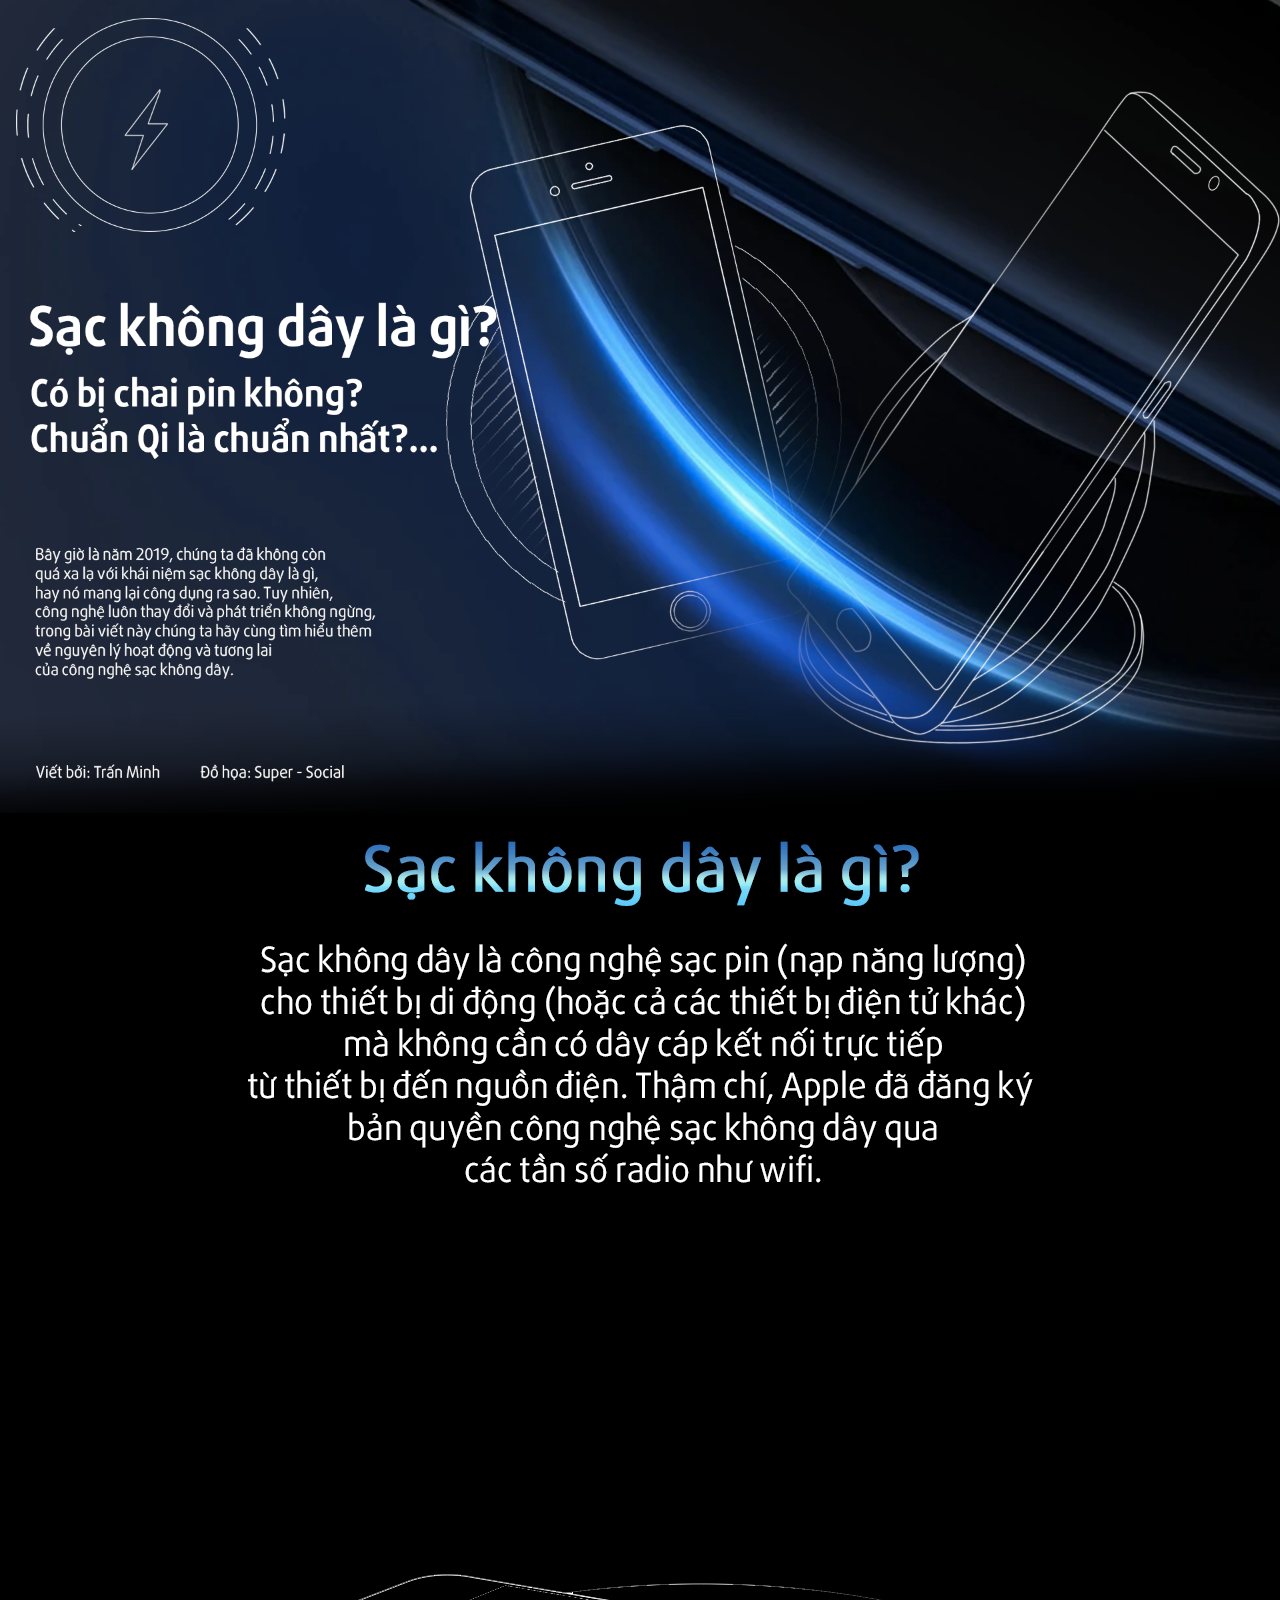
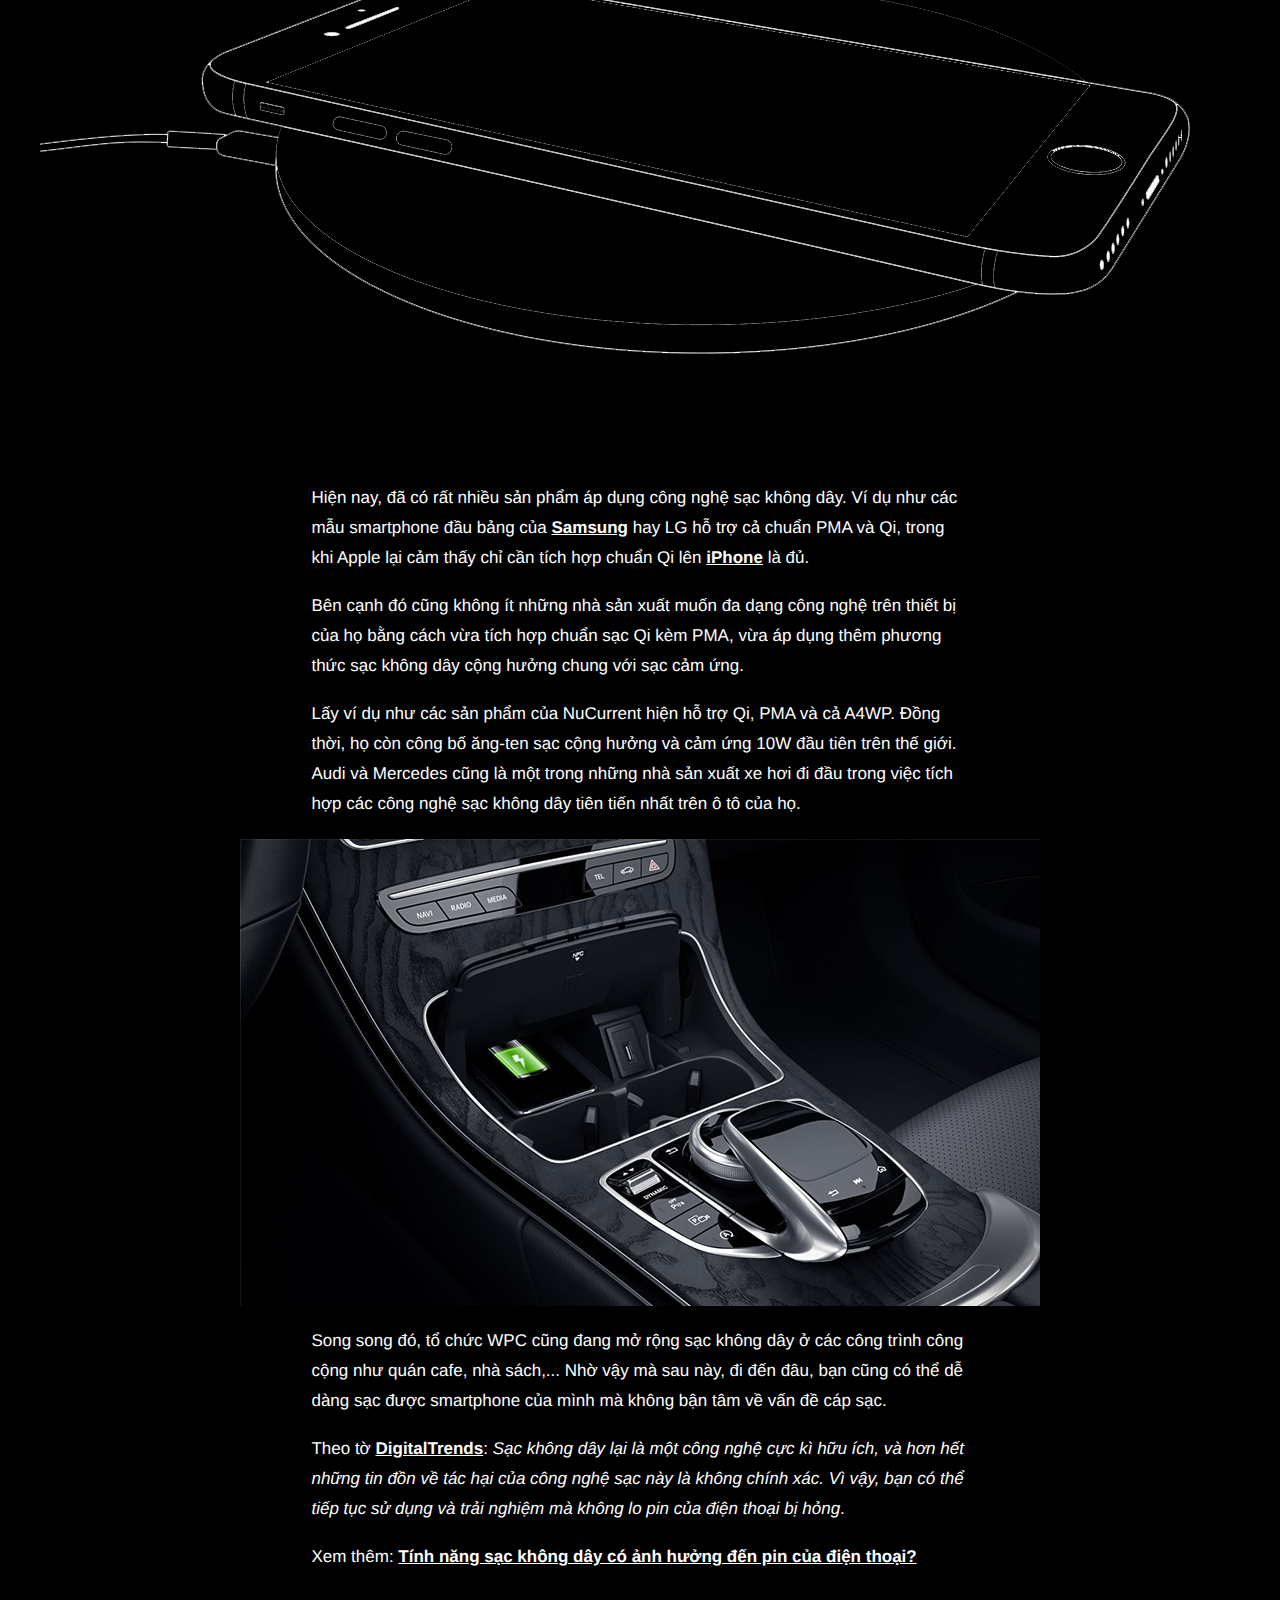
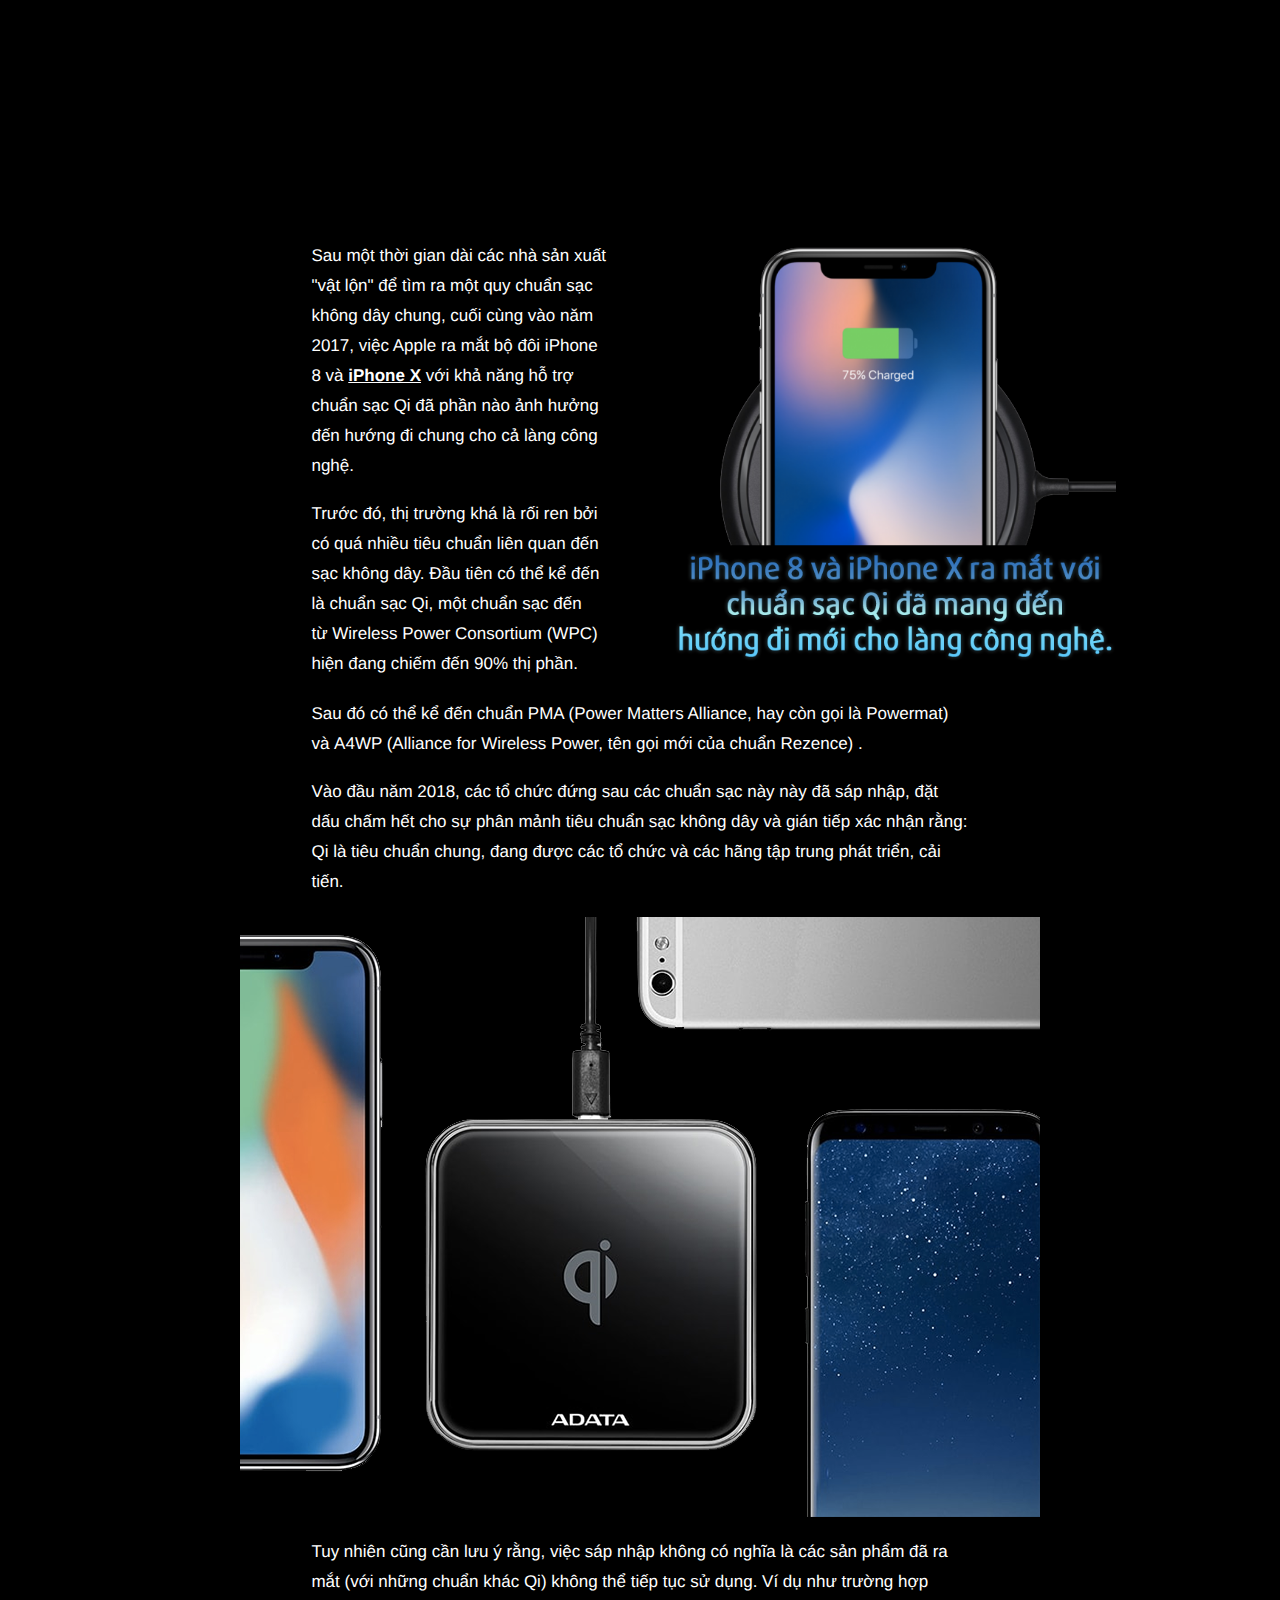
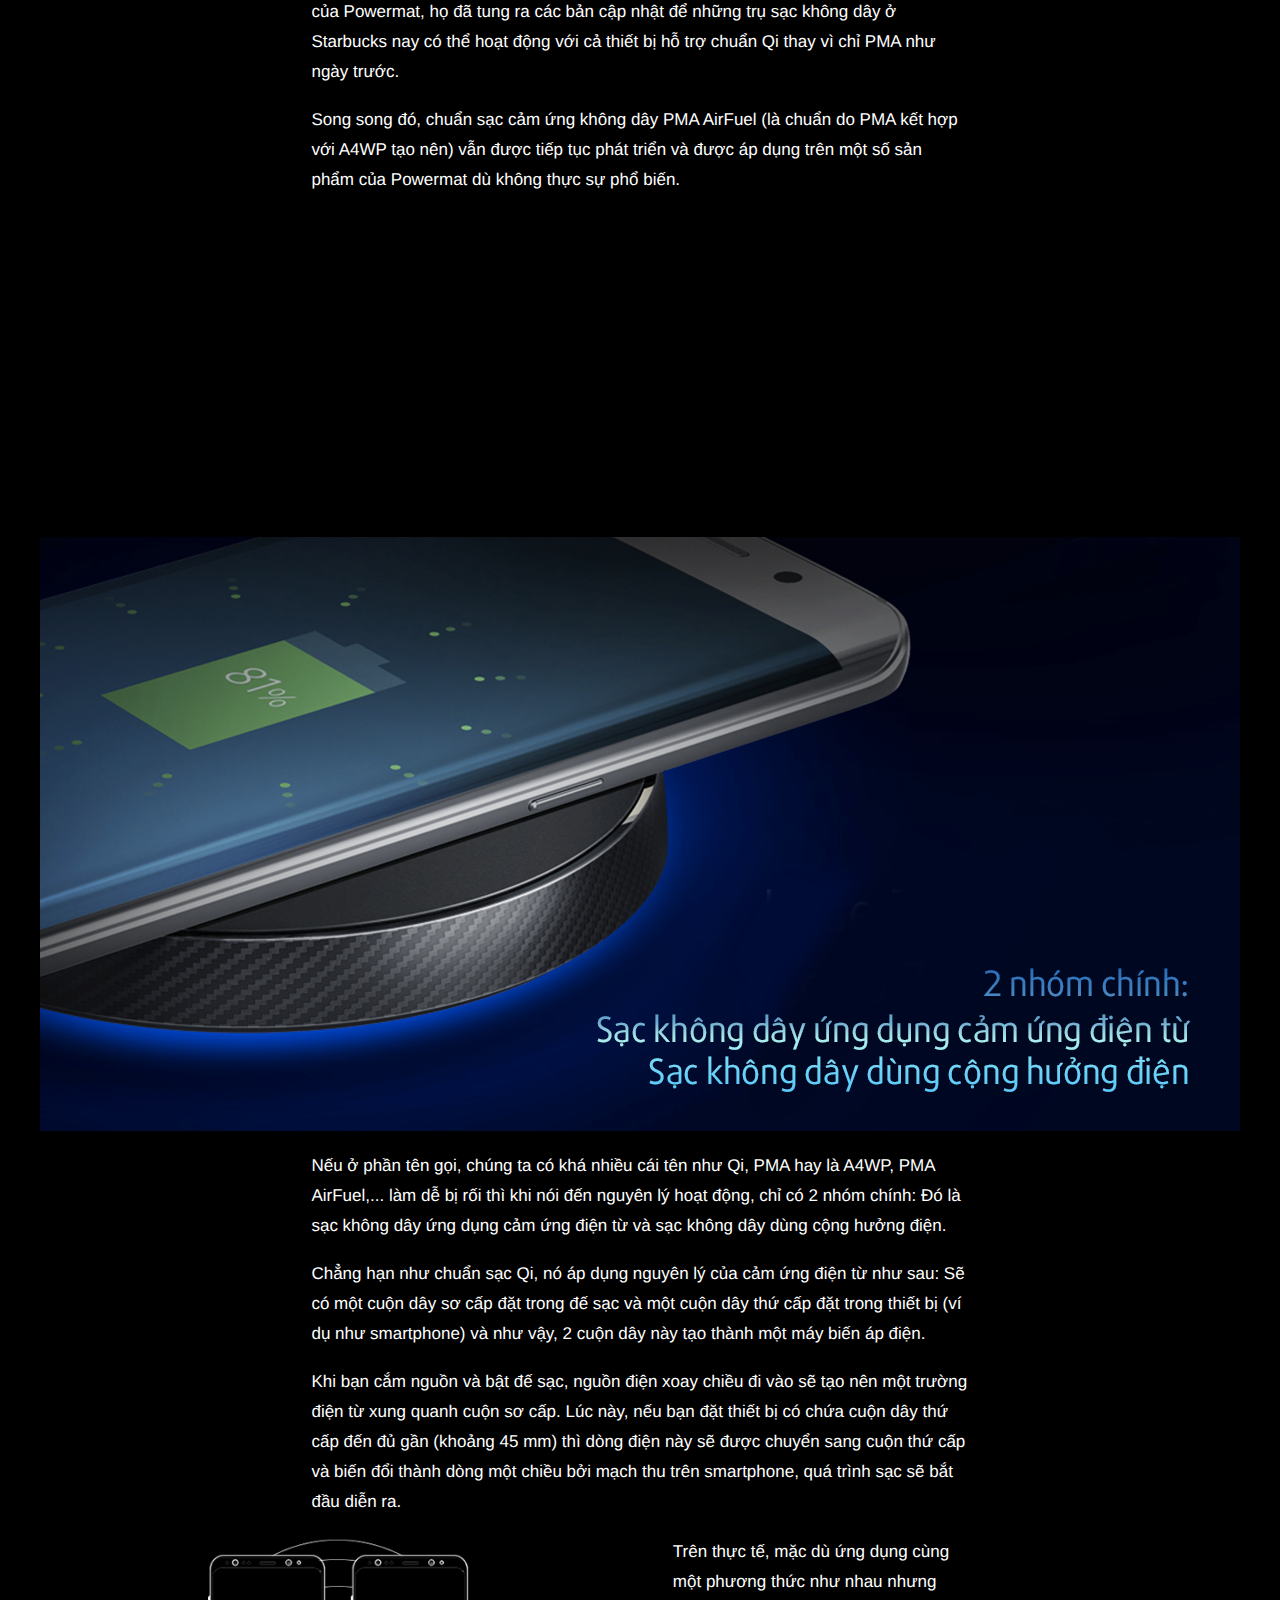
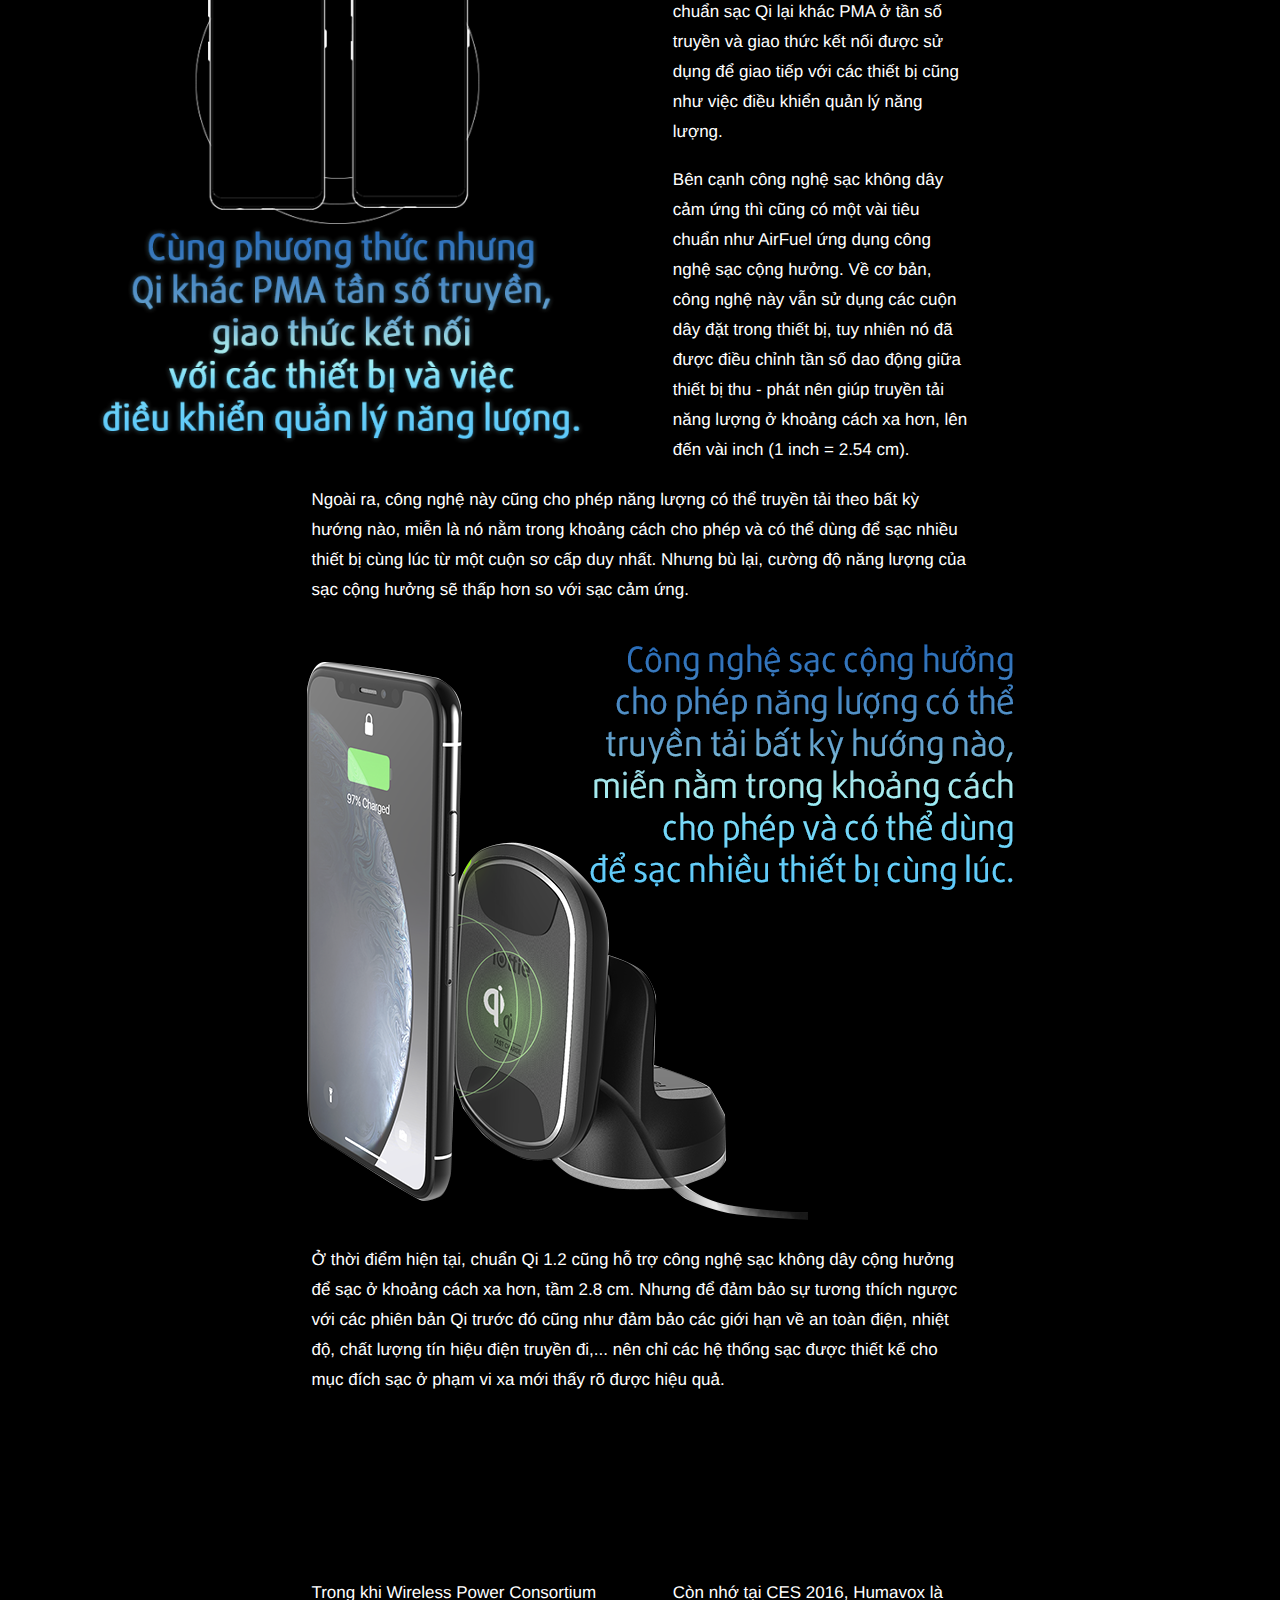
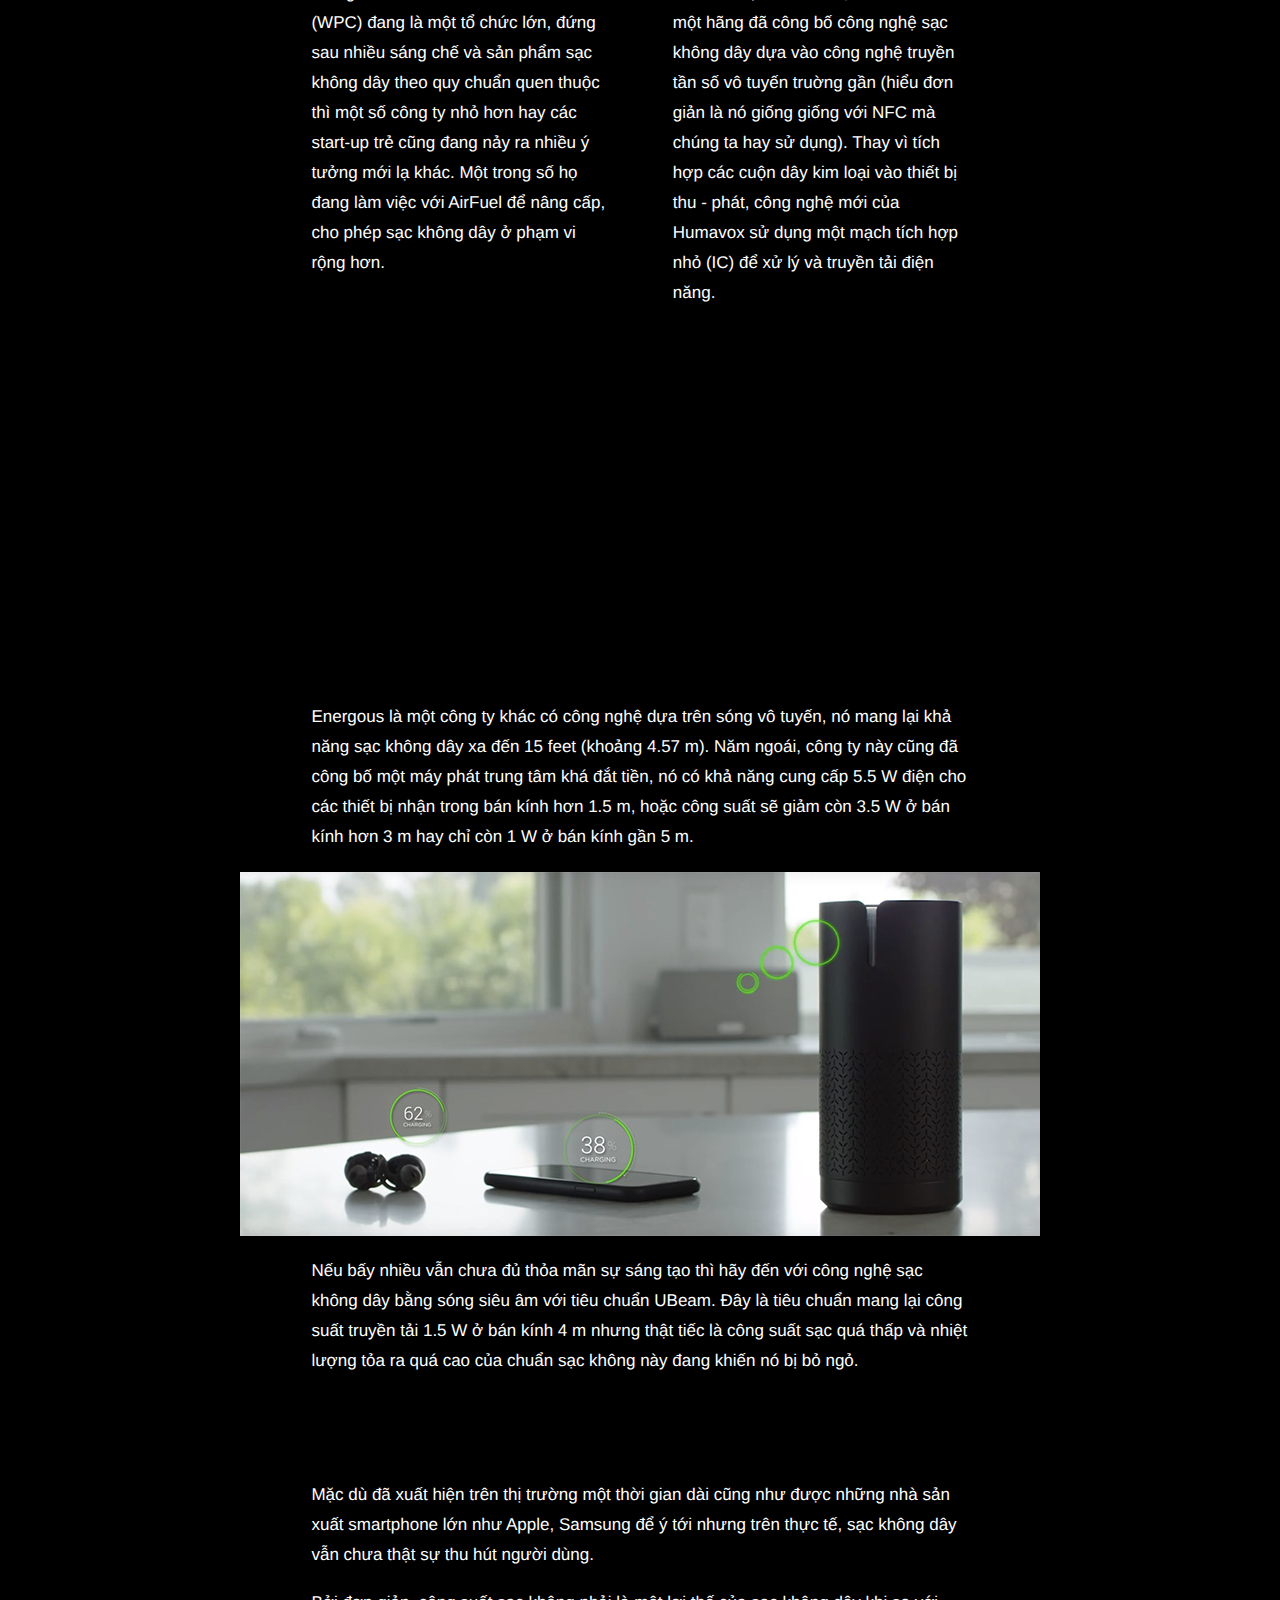
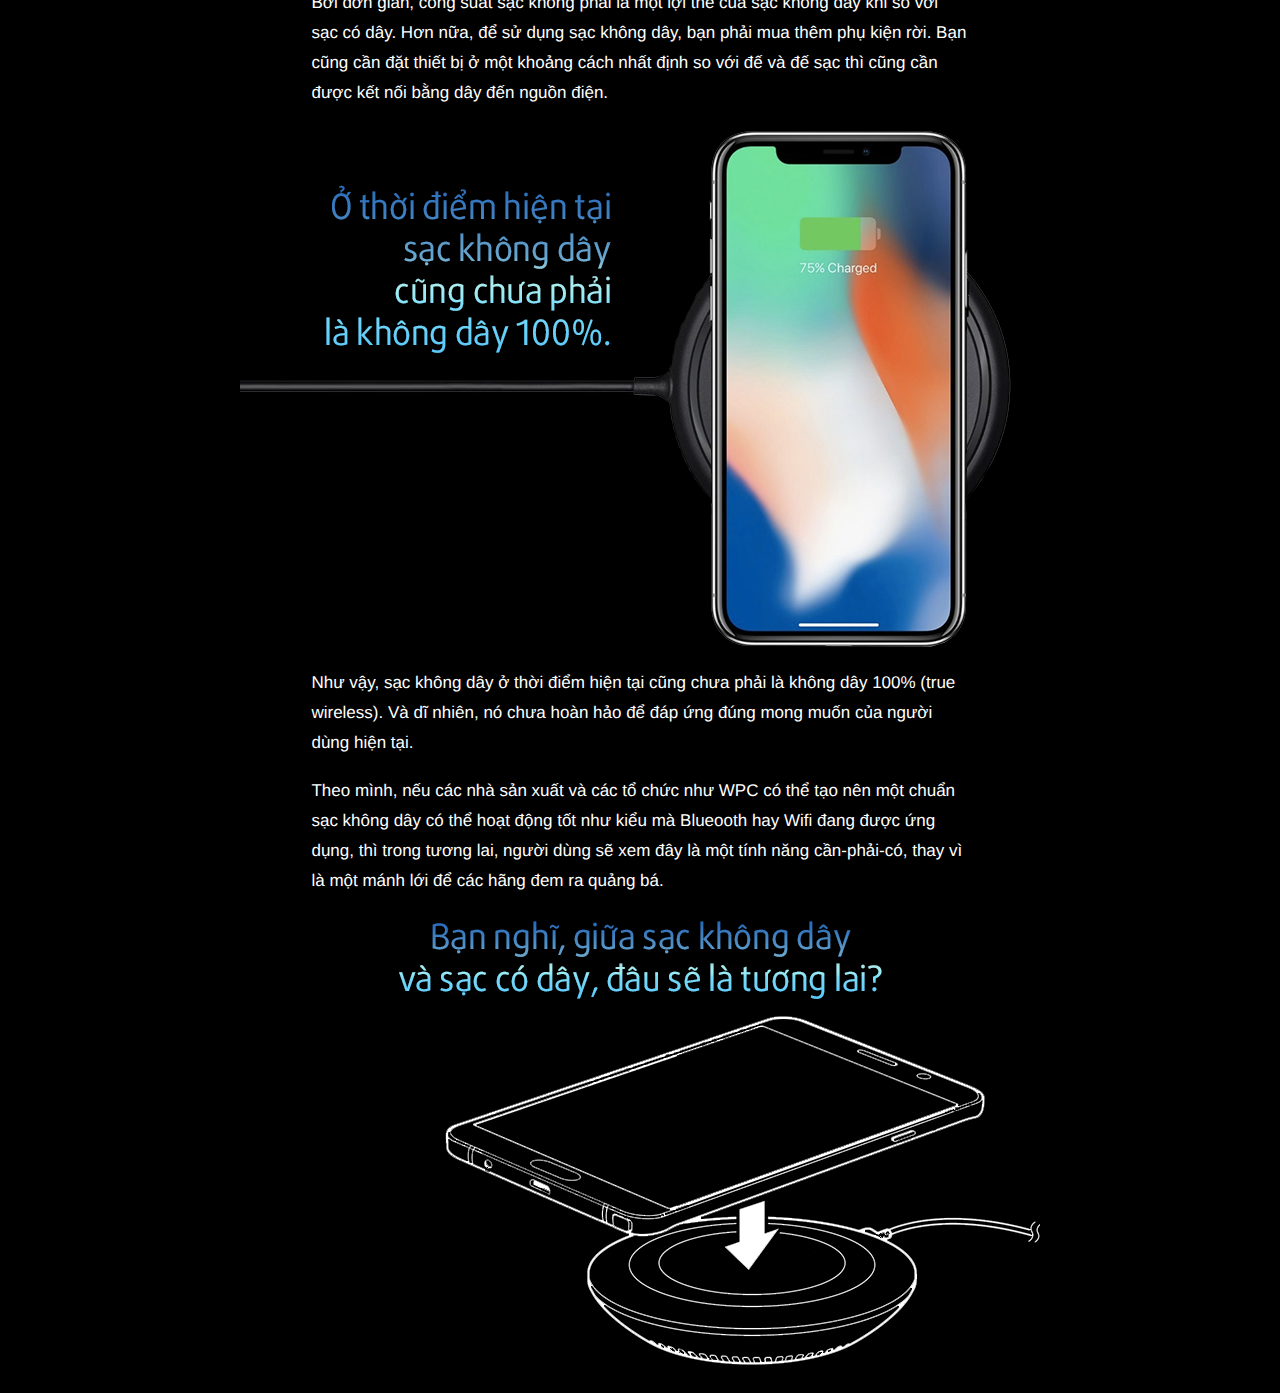
<file: DESKTOP/index.html>
<!DOCTYPE html>
<html>
<!-- HTML5 shim and Respond.js IE8 support of HTML5 elements and media queries -->
	<!--[if lt IE 9]>
	<script src="detectie/html5shiv.js"></script>
	<script src="detectie/respond.min.js"></script>
<![endif]-->
<head>
	<title>Thế giới di động</title>
	<meta charset="utf-8">
	<link href="css/style.css" type="text/css" rel="stylesheet" media="screen">
	<link href="https://fonts.googleapis.com/css?family=Open+Sans" rel="stylesheet">
	<link href="https://fonts.googleapis.com/css?family=Arimo" rel="stylesheet">
	<link rel="stylesheet" type="text/css" href="css/aos.css">
	<script src="js/aos.js"></script>
</head>
<body>
	<script>
		AOS.init();
	</script><!---->
	<div class="block-header">
		<img src="images/header.png">
	</div>
	<div class="img-notfull">
		<img src="images/img01.png">
	</div>
	<div class="outline">
		<div data-aos="fade-up" ata-aos-easing="linear" data-aos-delay="100">
			<img src="images/outline02.png">	
		</div>		
	</div>
	<div class="img-notfull">
		<img src="images/img02.png">
	</div>
	<div class="block-first">
		<div class="container">
			<p>Hiện nay, đã có rất nhiều sản phẩm áp dụng công nghệ sạc không dây. Ví dụ như các mẫu smartphone đầu bảng của&nbsp;<a href="https://www.thegioididong.com/dtdd-samsung" target="_blank" title="Samsung" type="Samsung">Samsung</a>&nbsp;hay LG hỗ trợ cả chuẩn PMA và Qi, trong khi Apple lại cảm thấy chỉ cần tích hợp chuẩn Qi lên&nbsp;<a href="https://www.thegioididong.com/dtdd-apple-iphone" target="_blank" title="iPhone" type="iPhone">iPhone</a>&nbsp;là đủ.</p><br>
			<p>Bên cạnh đó cũng không ít những nhà sản xuất muốn đa dạng công nghệ trên thiết bị của họ bằng cách vừa tích hợp chuẩn sạc Qi kèm PMA, vừa áp dụng thêm phương thức sạc không dây cộng hưởng chung với sạc cảm ứng.</p><br>
			<p>Lấy ví dụ như&nbsp;các sản phẩm của NuCurrent hiện hỗ trợ Qi, PMA và cả A4WP. Đồng thời, họ còn công bố ăng-ten sạc cộng hưởng và cảm ứng 10W đầu tiên trên thế giới. Audi và Mercedes cũng là một trong những nhà sản xuất xe hơi đi đầu trong việc tích hợp các công nghệ sạc không dây tiên tiến nhất trên ô tô của họ.</p>
		</div>
	</div>
	<div class="img-notfull">
		<img src="images/img03.png">
	</div>
	<div class="block-content">
		<div class="container">
			<p>Song song đó, tổ chức WPC cũng đang mở rộng sạc không dây ở các công trình công cộng như quán cafe, nhà sách,... Nhờ vậy mà sau này, đi đến đâu, bạn cũng có thể dễ dàng sạc được smartphone của mình mà không bận tâm về vấn đề cáp sạc.</p><br>
			<p>Theo tờ&nbsp;<a rel="nofollow" href="https://www.digitaltrends.com/mobile/does-wireless-charging-degrade-your-battery-faster/" target="_blank" title="DigitalTrends" type="DigitalTrends">DigitalTrends</a>:&nbsp;<i>Sạc không dây lại là một công nghệ cực kì hữu ích, và hơn hết những tin đồn về tác hại của công nghệ sạc này là không chính xác. Vì vậy, bạn có thể tiếp tục sử dụng và trải nghiệm mà không lo pin của điện thoại bị hỏng</i>.</p><br>
			<p>Xem thêm:&nbsp;<a href="https://www.thegioididong.com/tin-tuc/tinh-nang-sac-khong-day-co-anh-huong-den-pin-cua-dien-thoai-1094525" target="_blank" title="Tính năng sạc không dây có ảnh hưởng đến pin của điện thoại?" type="Tính năng sạc không dây có ảnh hưởng đến pin của điện thoại?">Tính năng sạc không dây có ảnh hưởng đến pin của điện thoại?</a></p>
		</div>
	</div>
	<div class="outline">
		<div data-aos="fade-down" ata-aos-easing="linear" data-aos-delay="100">
			<img src="images/outline03.png">		
		</div>
	</div>
	<div class="block-content">
		<div class="container">
			<div class="row">
				<div class="column">
					<p>Sau một thời gian dài các nhà sản xuất "vật lộn" để tìm ra một quy chuẩn sạc không dây chung, cuối cùng vào năm 2017, việc Apple ra mắt bộ đôi iPhone 8 và <a href="https://www.thegioididong.com/dtdd/iphone-x-64gb" target="_blank" title="Điện thoại iPhone X 64GB" type="Điện thoại iPhone X 64GB">iPhone X</a> với khả năng hỗ trợ chuẩn sạc Qi đã phần nào ảnh hưởng đến hướng đi chung cho cả làng công nghệ.</p><br>
					<p>Trước đó, thị trường khá là rối ren bởi có quá nhiều tiêu chuẩn liên quan đến sạc không dây. Đầu tiên có thể kể đến là chuẩn sạc Qi, một chuẩn sạc đến từ&nbsp;Wireless Power Consortium (WPC) hiện đang chiếm đến 90% thị phần.</p>
				</div>
				<div class="column">
					<img src="images/img04.png" style="width: 150%;">
				</div>
			</div>
			<p>Sau đó có thể kể đến chuẩn PMA (Power Matters Alliance, hay còn gọi là Powermat) và&nbsp;A4WP (Alliance for Wireless Power, tên gọi mới của chuẩn Rezence)&nbsp;.</p><br>
			<p>Vào đầu năm 2018, các tổ chức đứng sau các chuẩn sạc này này đã sáp nhập, đặt dấu chấm hết cho sự phân mảnh tiêu chuẩn sạc không dây và gián tiếp xác nhận rằng: Qi là tiêu chuẩn chung, đang được các tổ chức và các hãng tập trung phát triển, cải tiến.</p>
		</div>
	</div>
	<div class="img-notfull">
		<img src="images/img05.png">
	</div>
	<div class="block-content">
		<div class="container">
			<p>Tuy nhiên cũng cần lưu ý rằng, việc sáp nhập không có nghĩa là các sản phẩm đã ra mắt (với những chuẩn khác Qi) không thể tiếp tục sử dụng. Ví dụ như trường hợp của&nbsp;Powermat, họ đã tung ra các bản cập nhật để những trụ sạc không dây ở Starbucks nay có thể hoạt động với cả thiết bị hỗ trợ chuẩn Qi thay vì chỉ PMA như ngày trước.</p><br>
			<p>Song song đó, chuẩn sạc cảm ứng không dây PMA AirFuel (là chuẩn do&nbsp;PMA kết hợp với A4WP tạo nên)&nbsp;vẫn được tiếp tục phát triển và được áp dụng trên một số sản phẩm của&nbsp;Powermat dù không thực sự phổ biến.</p>
		</div>
	</div>
	<div class="outline">
		<div data-aos="fade-right" ata-aos-easing="linear" data-aos-delay="100">
			<img src="images/outline04.png">	
		</div>		
	</div>
	<div class="img-notfull">
		<img src="images/img06.png">
	</div>
	<div class="block-content">
		<div class="container">
			<p>Nếu ở phần tên gọi, chúng ta có khá nhiều cái tên như Qi, PMA hay là A4WP,&nbsp;PMA AirFuel,... làm dễ bị rối thì khi nói đến nguyên lý hoạt động, chỉ có 2 nhóm chính: Đó là sạc không dây ứng dụng cảm ứng điện từ và sạc không dây dùng cộng hưởng điện.</p><br>
			<p>Chẳng hạn như chuẩn sạc Qi, nó áp dụng nguyên lý của cảm ứng điện từ như sau: Sẽ có một cuộn dây sơ cấp đặt trong đế sạc và một cuộn dây thứ cấp đặt trong thiết bị (ví dụ như smartphone) và như vậy, 2 cuộn dây này tạo thành một máy biến áp điện.</p><br>
			<p>Khi bạn cắm nguồn và bật đế sạc, nguồn điện xoay chiều đi vào sẽ tạo nên một trường điện từ xung quanh cuộn sơ cấp. Lúc này, nếu bạn đặt thiết bị có chứa cuộn dây thứ cấp đến đủ gần (khoảng 45 mm) thì dòng điện này sẽ được chuyển sang cuộn thứ cấp và biến đổi thành dòng một chiều bởi mạch thu trên smartphone, quá trình sạc sẽ bắt đầu diễn ra.</p>
			<div class="row">
				<div class="column">
					<img src="images/img07.png" style="width: 180%; position: relative; right: 80%;">
				</div>
				<div class="column">
					<p>Trên thực tế, mặc dù ứng dụng cùng một phương thức như nhau nhưng chuẩn sạc Qi lại khác PMA ở tần số truyền và giao thức kết nối được sử dụng để giao tiếp với các thiết bị cũng như việc điều khiển quản lý năng lượng.</p><br>
					<p>Bên cạnh công nghệ sạc không dây cảm ứng thì cũng có một vài tiêu chuẩn như AirFuel ứng dụng công nghệ sạc cộng hưởng. Về cơ bản, công nghệ này vẫn sử dụng các cuộn dây đặt trong thiết bị, tuy nhiên nó đã được điều chỉnh tần số dao động giữa thiết bị thu - phát nên giúp truyền tải năng lượng ở khoảng cách xa hơn, lên đến vài inch (1 inch = 2.54 cm).</p>
				</div>
			</div>
			<p>Ngoài ra, công nghệ này cũng cho phép năng lượng có thể truyền tải theo bất kỳ hướng nào, miễn là nó nằm trong khoảng cách cho phép và có thể dùng để sạc nhiều thiết bị cùng lúc từ một cuộn sơ cấp duy nhất. Nhưng bù lại, cường độ năng lượng của sạc cộng hưởng sẽ thấp hơn so với sạc cảm ứng.</p>
		</div>
	</div>
	<div class="img-notfull">
		<img src="images/img08.png">
	</div>
	<div class="block-content">
		<div class="container">
			<p>Ở thời điểm hiện tại, chuẩn Qi 1.2 cũng hỗ trợ công nghệ sạc không dây cộng hưởng để sạc ở khoảng cách xa hơn, tầm 2.8 cm. Nhưng để đảm bảo sự tương thích ngược với các phiên bản Qi trước đó cũng như đảm bảo các giới hạn về an toàn điện, nhiệt độ, chất lượng tín hiệu điện truyền đi,... nên chỉ các hệ thống sạc được thiết kế cho mục đích sạc ở phạm vi xa mới thấy rõ được hiệu quả.</p>
		</div>
	</div>
	<div class="outline">
		<div data-aos="fade-right" ata-aos-easing="linear" data-aos-delay="100">
			<img src="images/outline05.png">	
		</div>		
	</div>
	<div class="block-content">
		<div class="container">
			<div class="row">
				<div class="column">
					<p>Trong khi Wireless Power Consortium (WPC) đang là một tổ chức lớn, đứng sau nhiều sáng chế và sản phẩm sạc không dây theo quy chuẩn quen thuộc thì một số công ty nhỏ hơn hay các start-up trẻ cũng đang nảy ra nhiều ý tưởng mới lạ khác. Một trong số họ đang làm việc với AirFuel để nâng cấp, cho phép sạc không dây ở phạm vi rộng hơn.</p>
				</div>
				<div class="column">
					<p>Còn nhớ tại CES 2016, Humavox là một hãng đã công bố công nghệ sạc không dây dựa vào công nghệ truyền tần số vô tuyến truờng gần (hiểu đơn giản là nó giống giống với NFC mà chúng ta hay sử dụng). Thay vì tích hợp các cuộn dây kim loại vào thiết bị thu - phát, công nghệ mới của Humavox sử dụng một mạch tích hợp nhỏ (IC) để xử lý và truyền tải điện năng.</p>
				</div>
			</div>
			<h3><iframe allow="accelerometer; autoplay; encrypted-media; gyroscope; picture-in-picture" allowfullscreen="" frameborder="0" height="369.6525" src="https://www.youtube.com/embed/1AE7tGKb3jo" width="657.16"></iframe></h3>
			<p>Energous là một công ty khác có công nghệ dựa trên sóng vô tuyến, nó mang lại khả năng sạc không dây xa đến 15 feet (khoảng 4.57 m). Năm ngoái, công ty này cũng đã công bố một máy phát trung tâm khá đắt tiền, nó có khả năng cung cấp 5.5 W điện cho các thiết bị nhận trong bán kính hơn 1.5 m, hoặc công suất sẽ giảm còn 3.5 W ở bán kính hơn 3 m hay chỉ còn 1 W ở bán kính gần 5 m.</p>
		</div>
	</div>
	<div class="img-notfull">
		<img src="images/img09.png">
	</div>
	<div class="block-content">
		<div class="container">
			<p>Nếu bấy nhiều vẫn chưa đủ thỏa mãn sự sáng tạo thì hãy đến với công nghệ sạc không dây bằng sóng siêu âm với tiêu chuẩn UBeam. Đây là tiêu chuẩn mang lại công suất truyền tải 1.5 W ở bán kính 4 m nhưng thật tiếc là công suất sạc quá thấp và nhiệt lượng tỏa ra quá cao của chuẩn sạc không này đang khiến nó bị bỏ ngỏ.</p>
		</div>
	</div>
	<div class="outline">
		<div data-aos="fade-right" ata-aos-easing="linear" data-aos-delay="100">
			<img src="images/outline06.png">	
		</div>		
	</div>
	<div class="block-content">
		<div class="container">
			<p>Mặc dù đã xuất hiện trên thị trường một thời gian dài cũng như được những nhà sản xuất smartphone lớn như Apple, Samsung để ý tới nhưng trên thực tế, sạc không dây vẫn chưa thật sự thu hút người dùng.</p><br>
			<p>Bởi đơn giản, công suất sạc không phải là một lợi thế của sạc không dây khi so với sạc có dây. Hơn nữa, để sử dụng sạc không dây, bạn phải mua thêm phụ kiện rời. Bạn cũng cần đặt thiết bị ở một khoảng cách nhất định so với đế và đế sạc thì cũng cần được kết nối bằng dây đến nguồn điện.</p>
		</div>
	</div>
	<div class="img-notfull">
		<img src="images/img10.png">
	</div>
	<div class="block-content">
		<div class="container">
			<p>Như vậy, sạc không dây ở thời điểm hiện tại cũng chưa phải là không dây 100% (true wireless). Và dĩ nhiên, nó chưa hoàn hảo để đáp ứng đúng mong muốn của người dùng hiện tại.</p><br>
			<p>Theo mình, nếu các nhà sản xuất và các tổ chức như WPC có thể tạo nên một chuẩn sạc không dây có thể hoạt động tốt như kiểu mà Blueooth hay Wifi đang được ứng dụng, thì trong tương lai, người dùng sẽ xem đây là một tính năng cần-phải-có, thay vì là một mánh lới để các hãng đem ra quảng bá.</p>
		</div>
	</div>
	<div class="img-notfull">
		<img src="images/img11.png">
	</div>
</body>
</html>
</file>
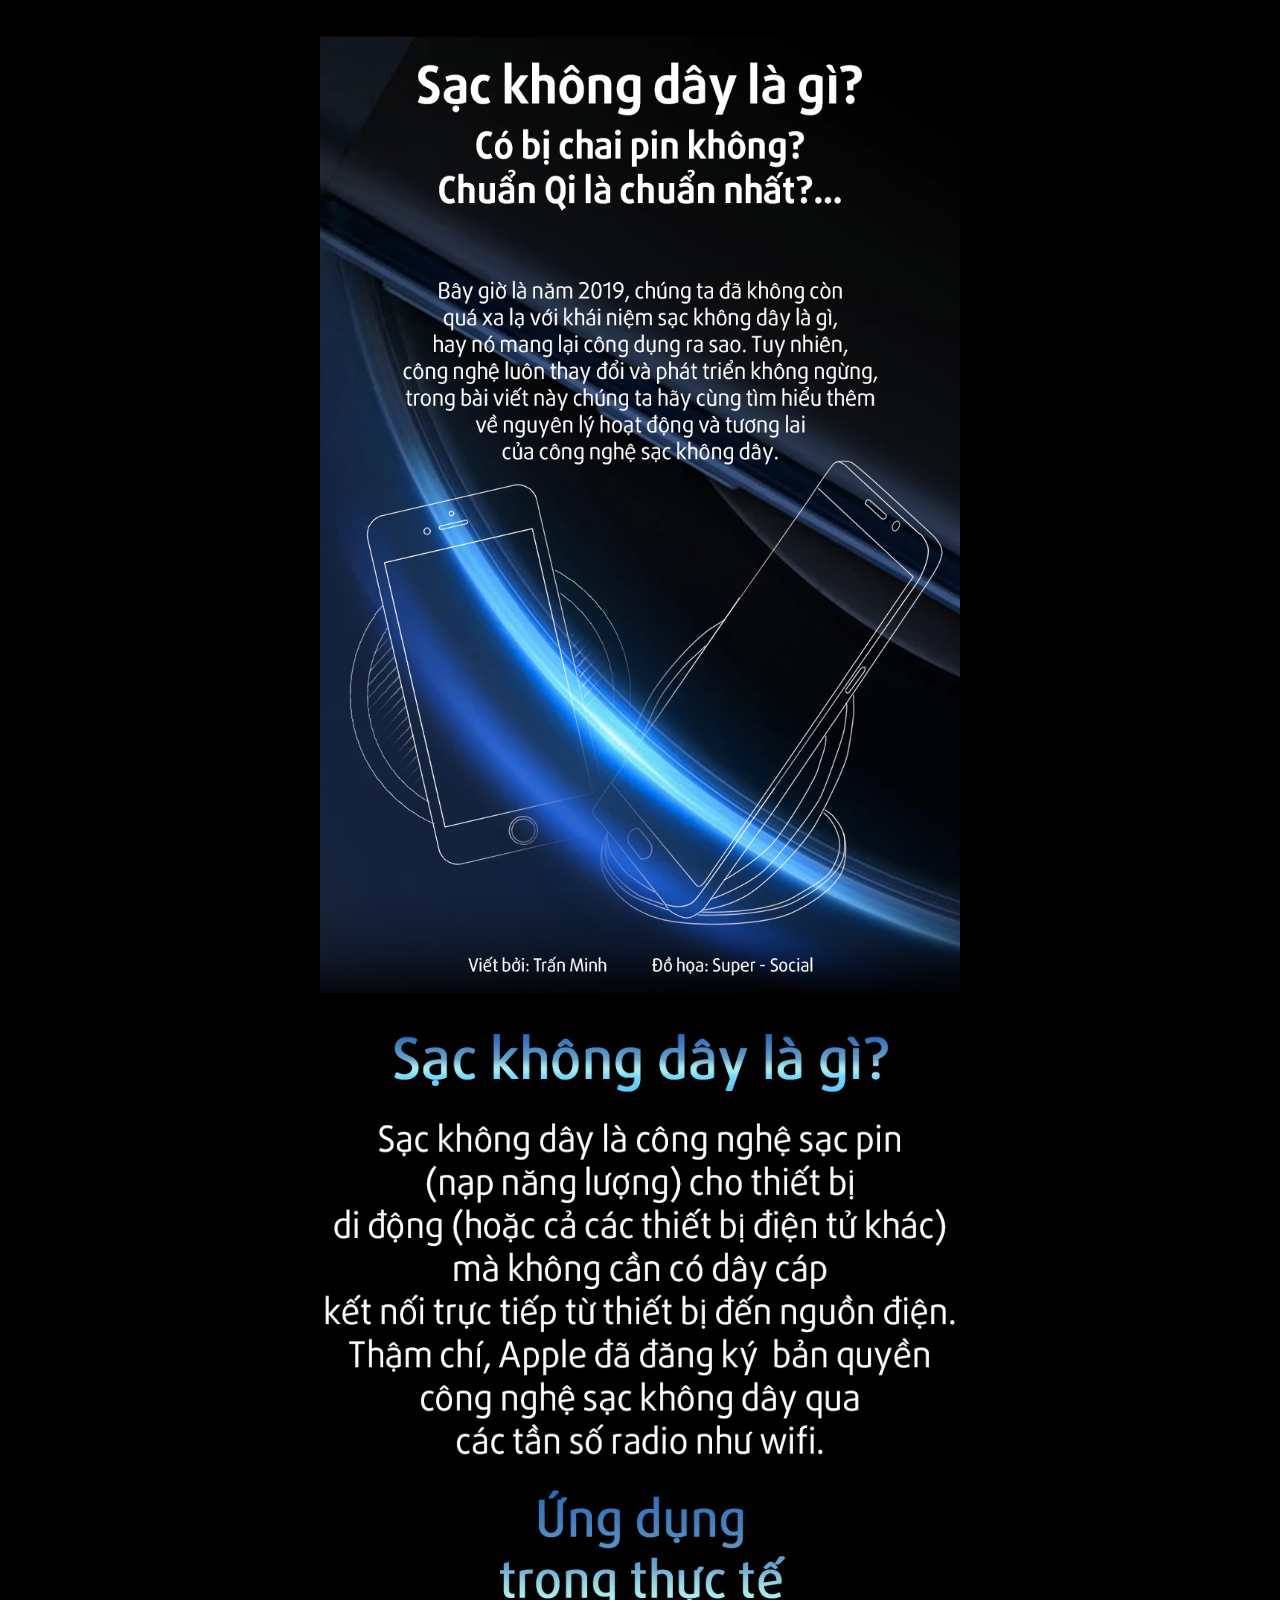
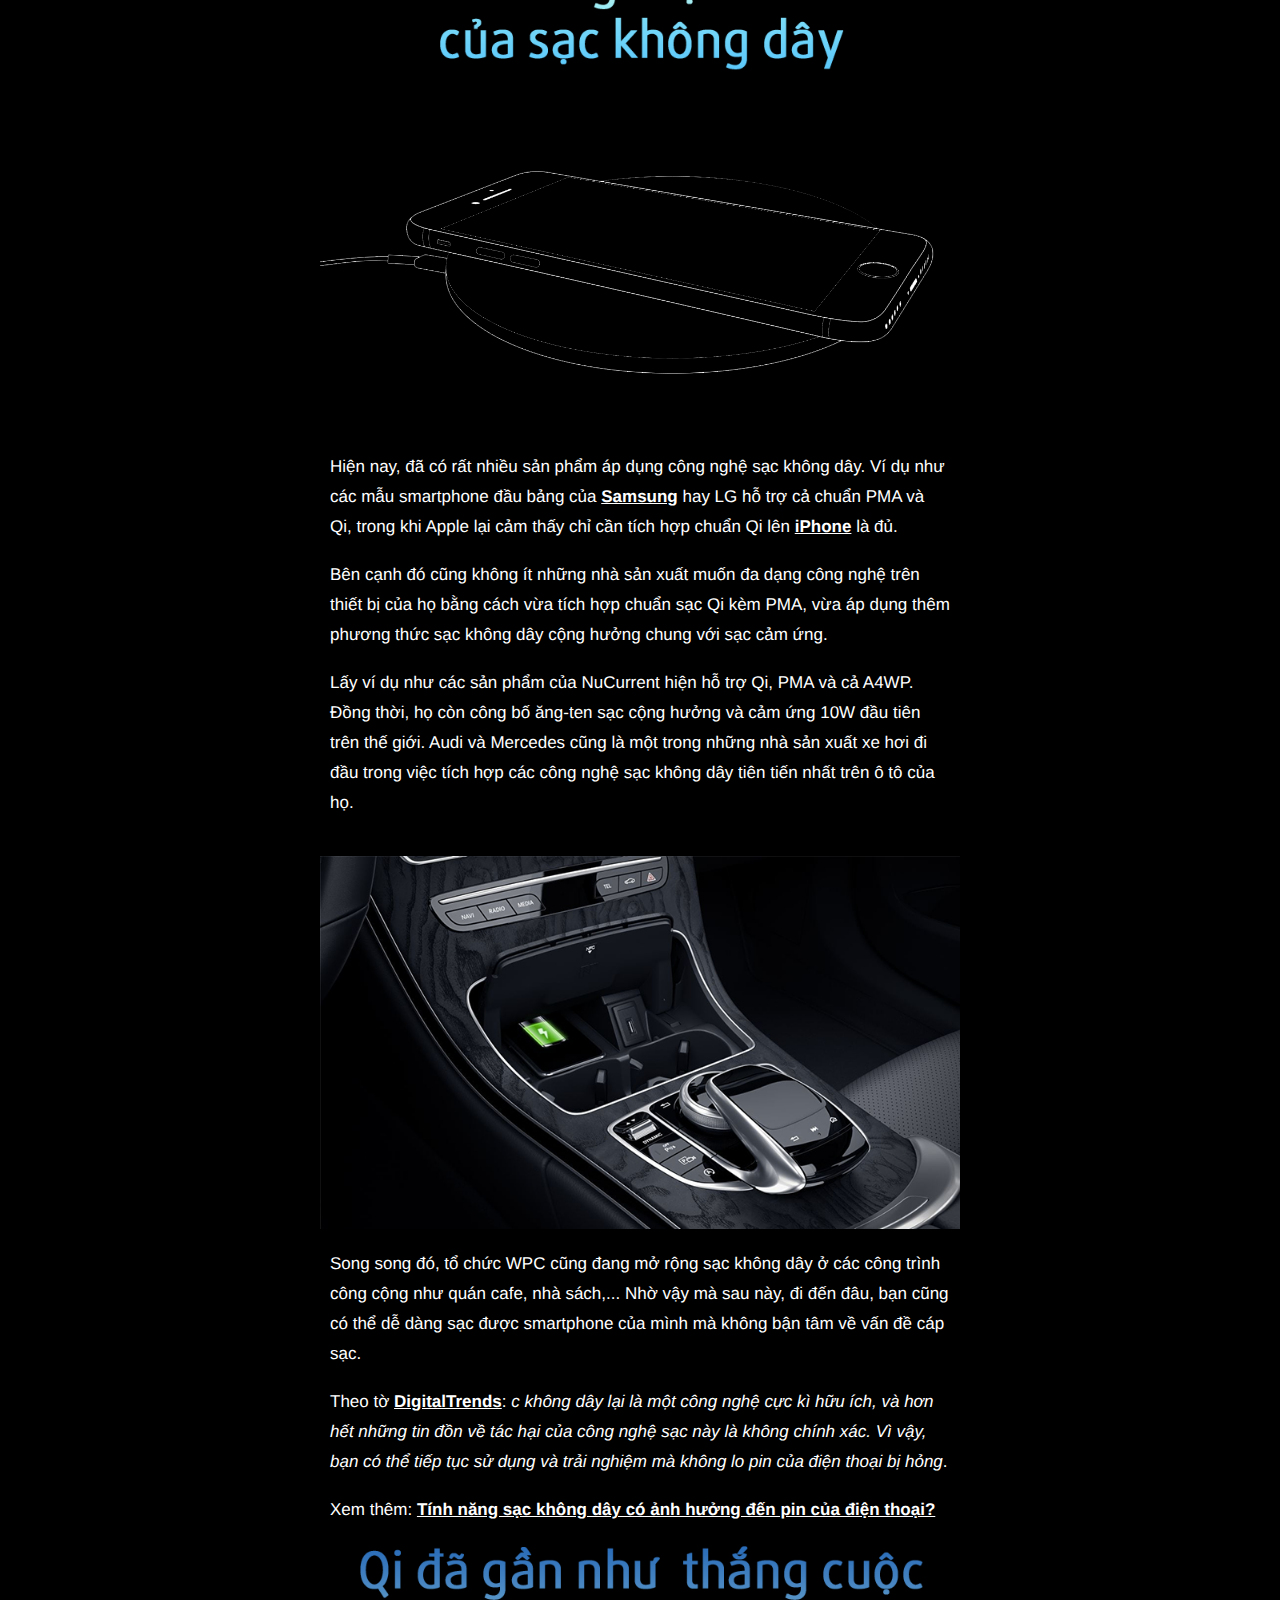
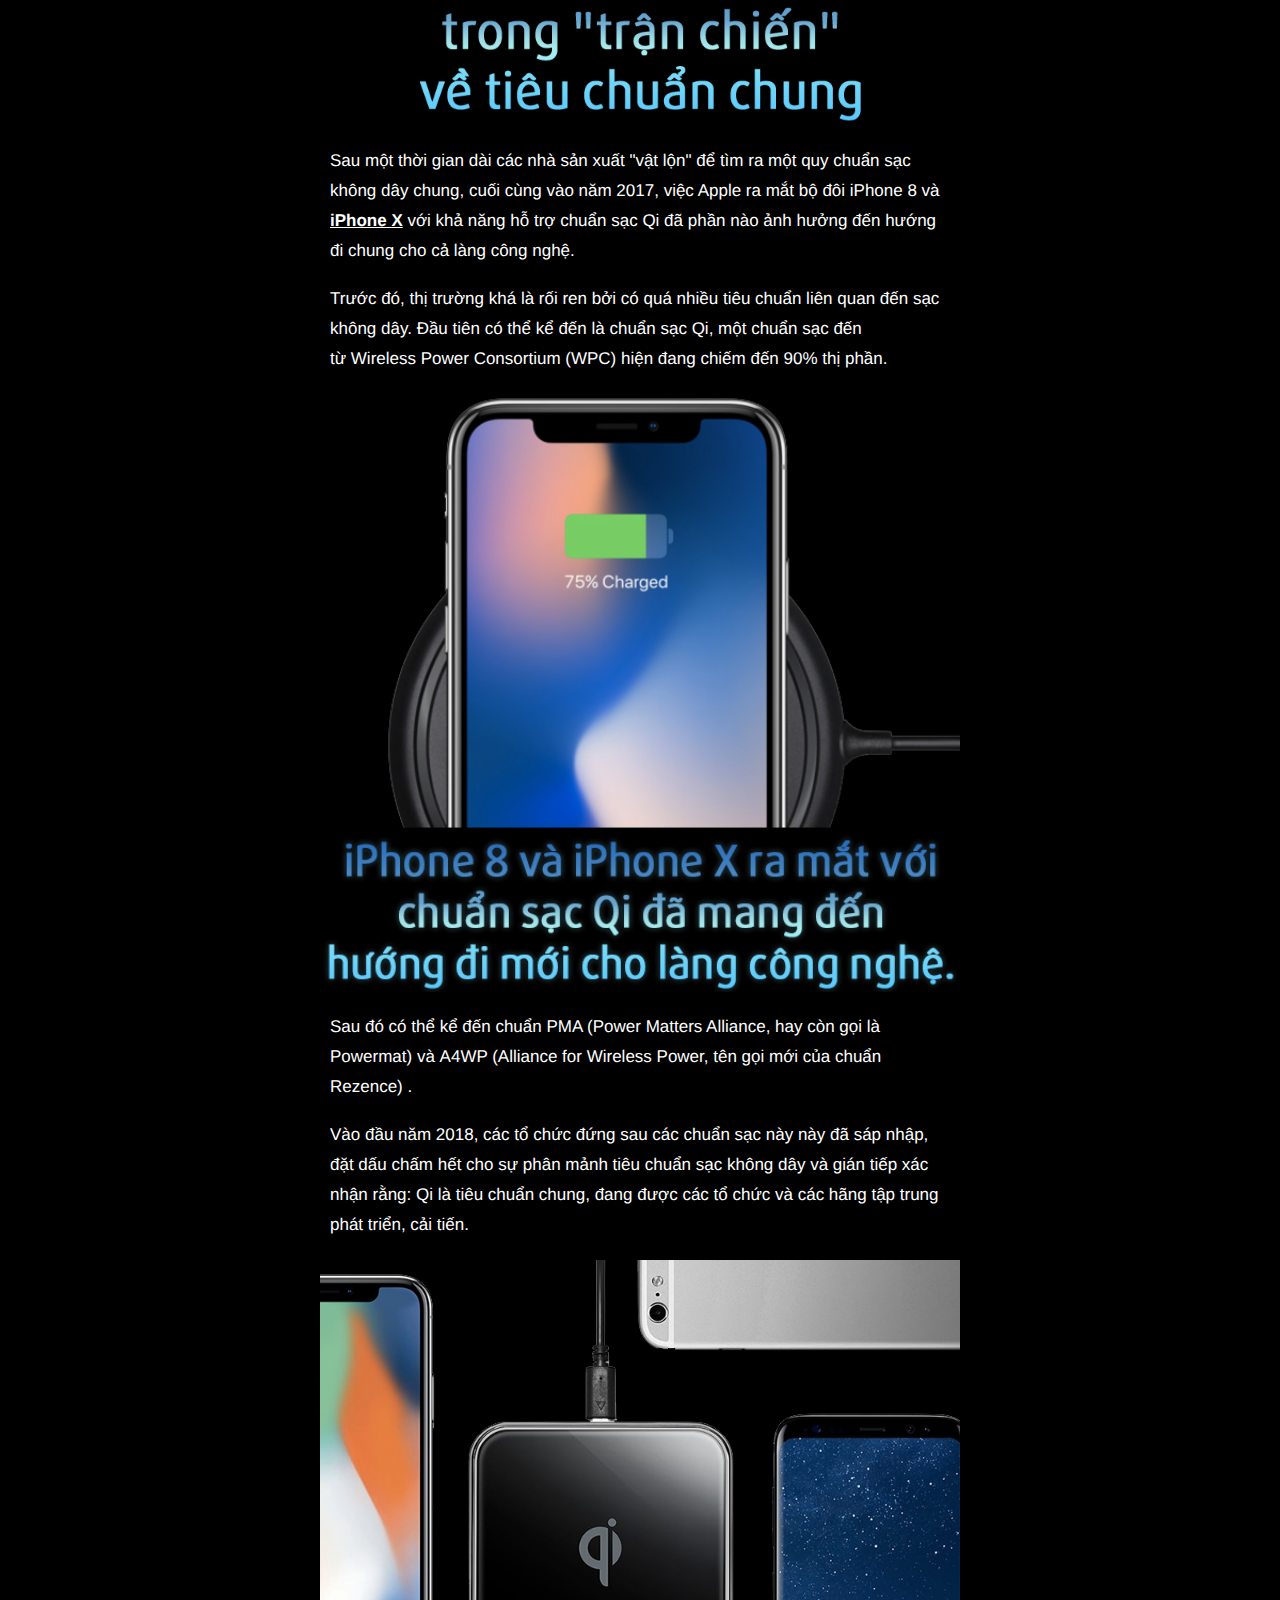
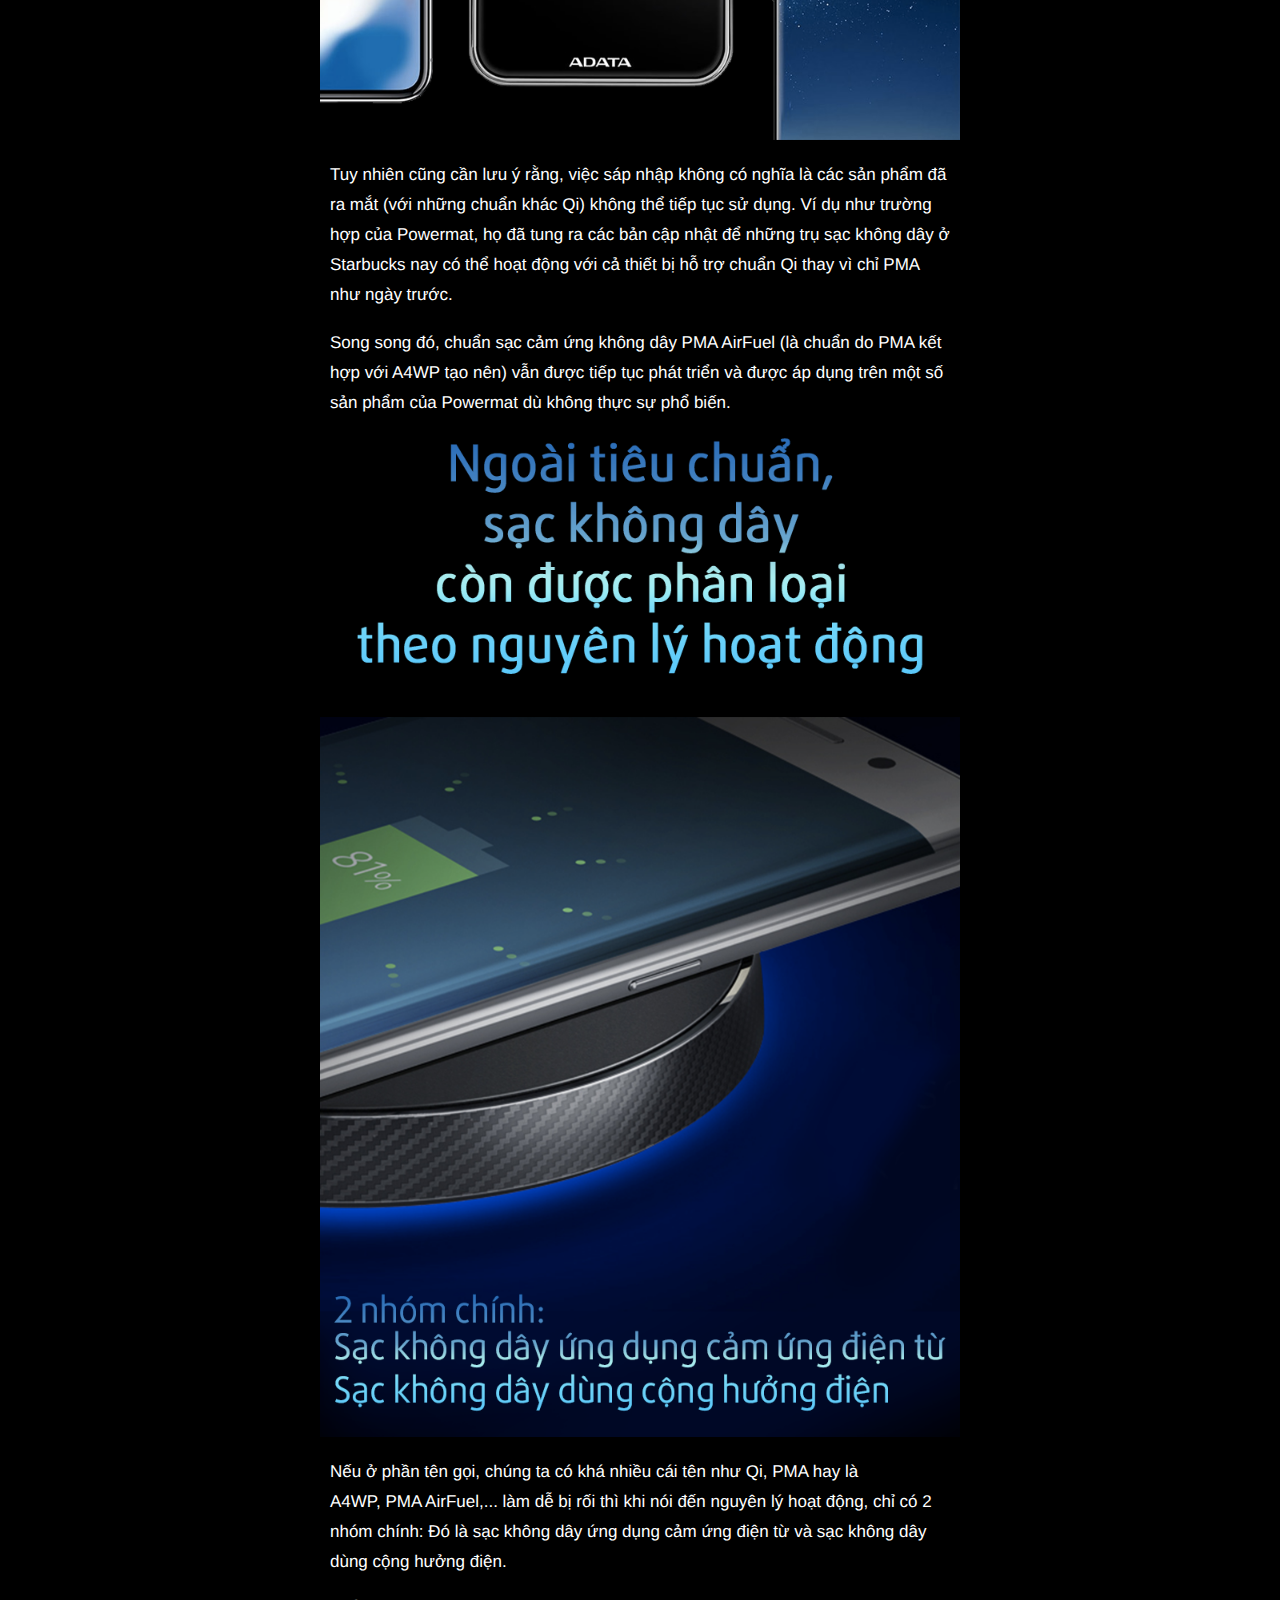
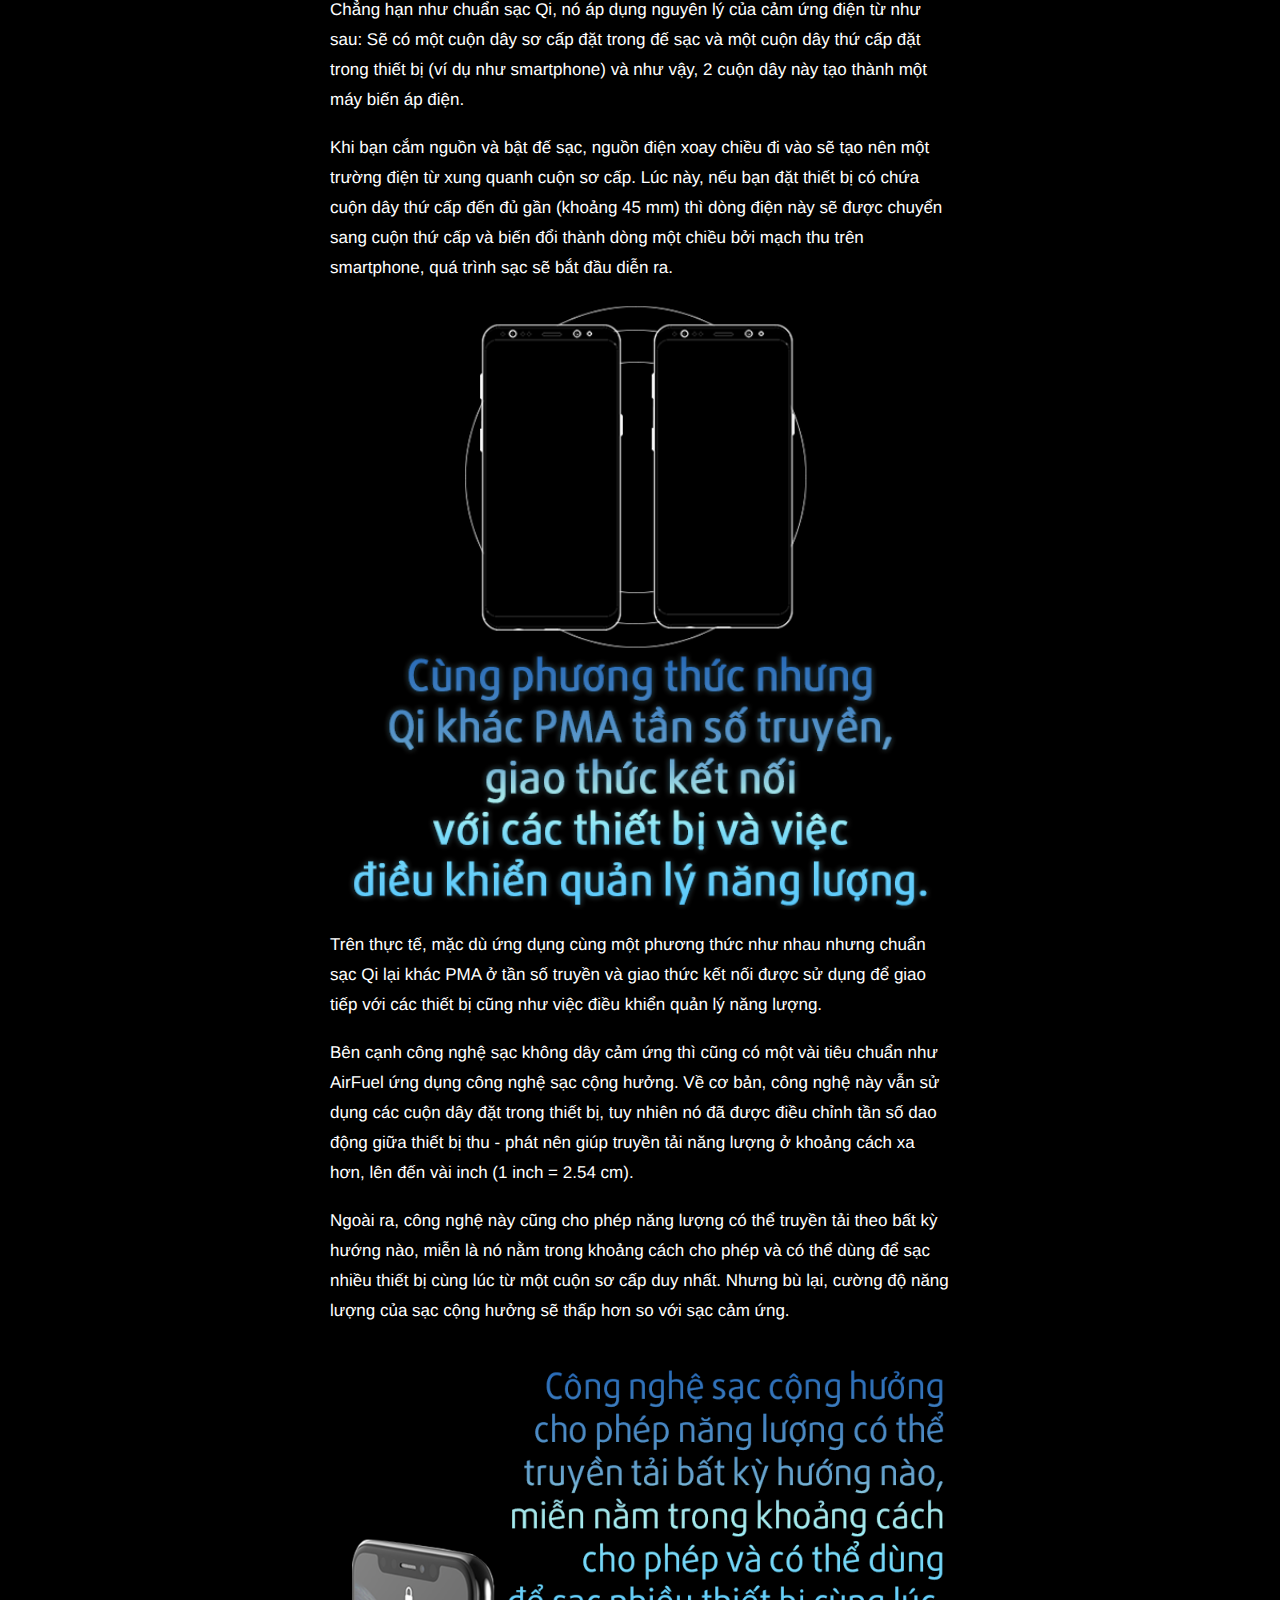
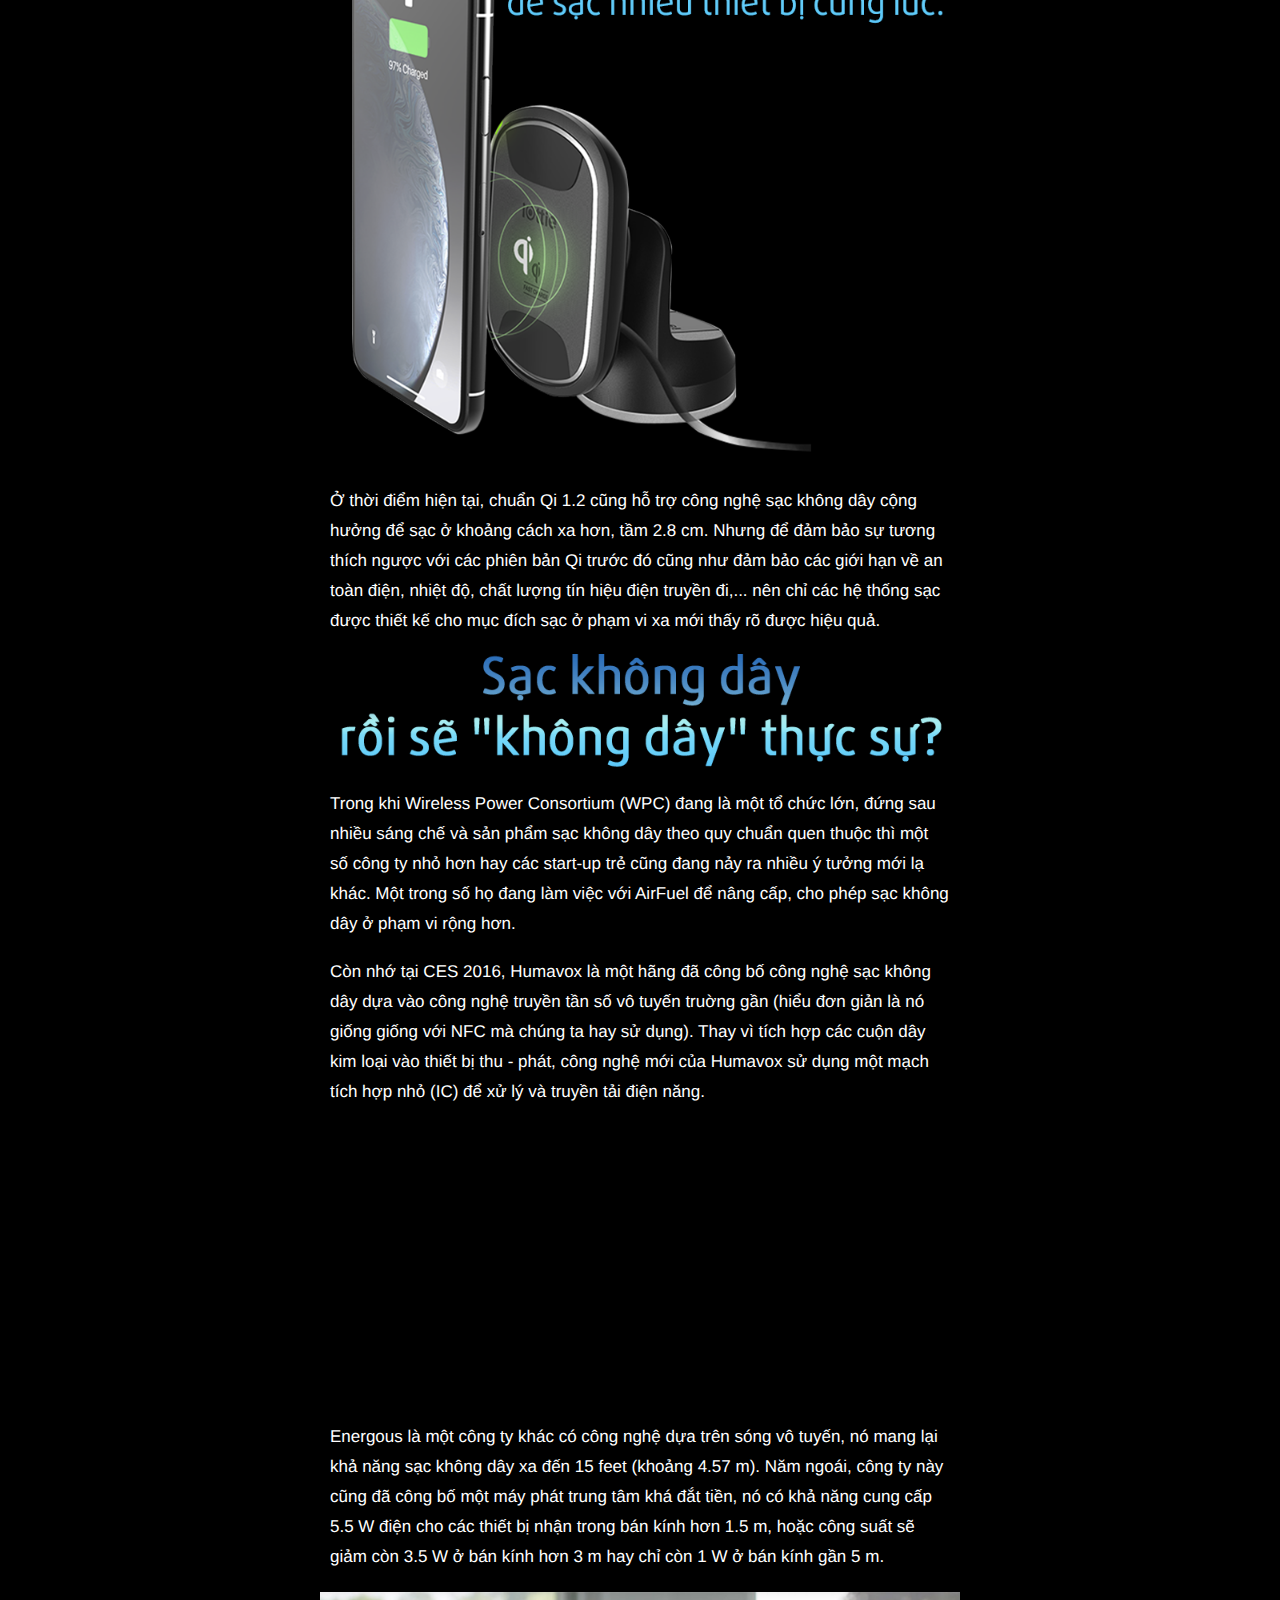
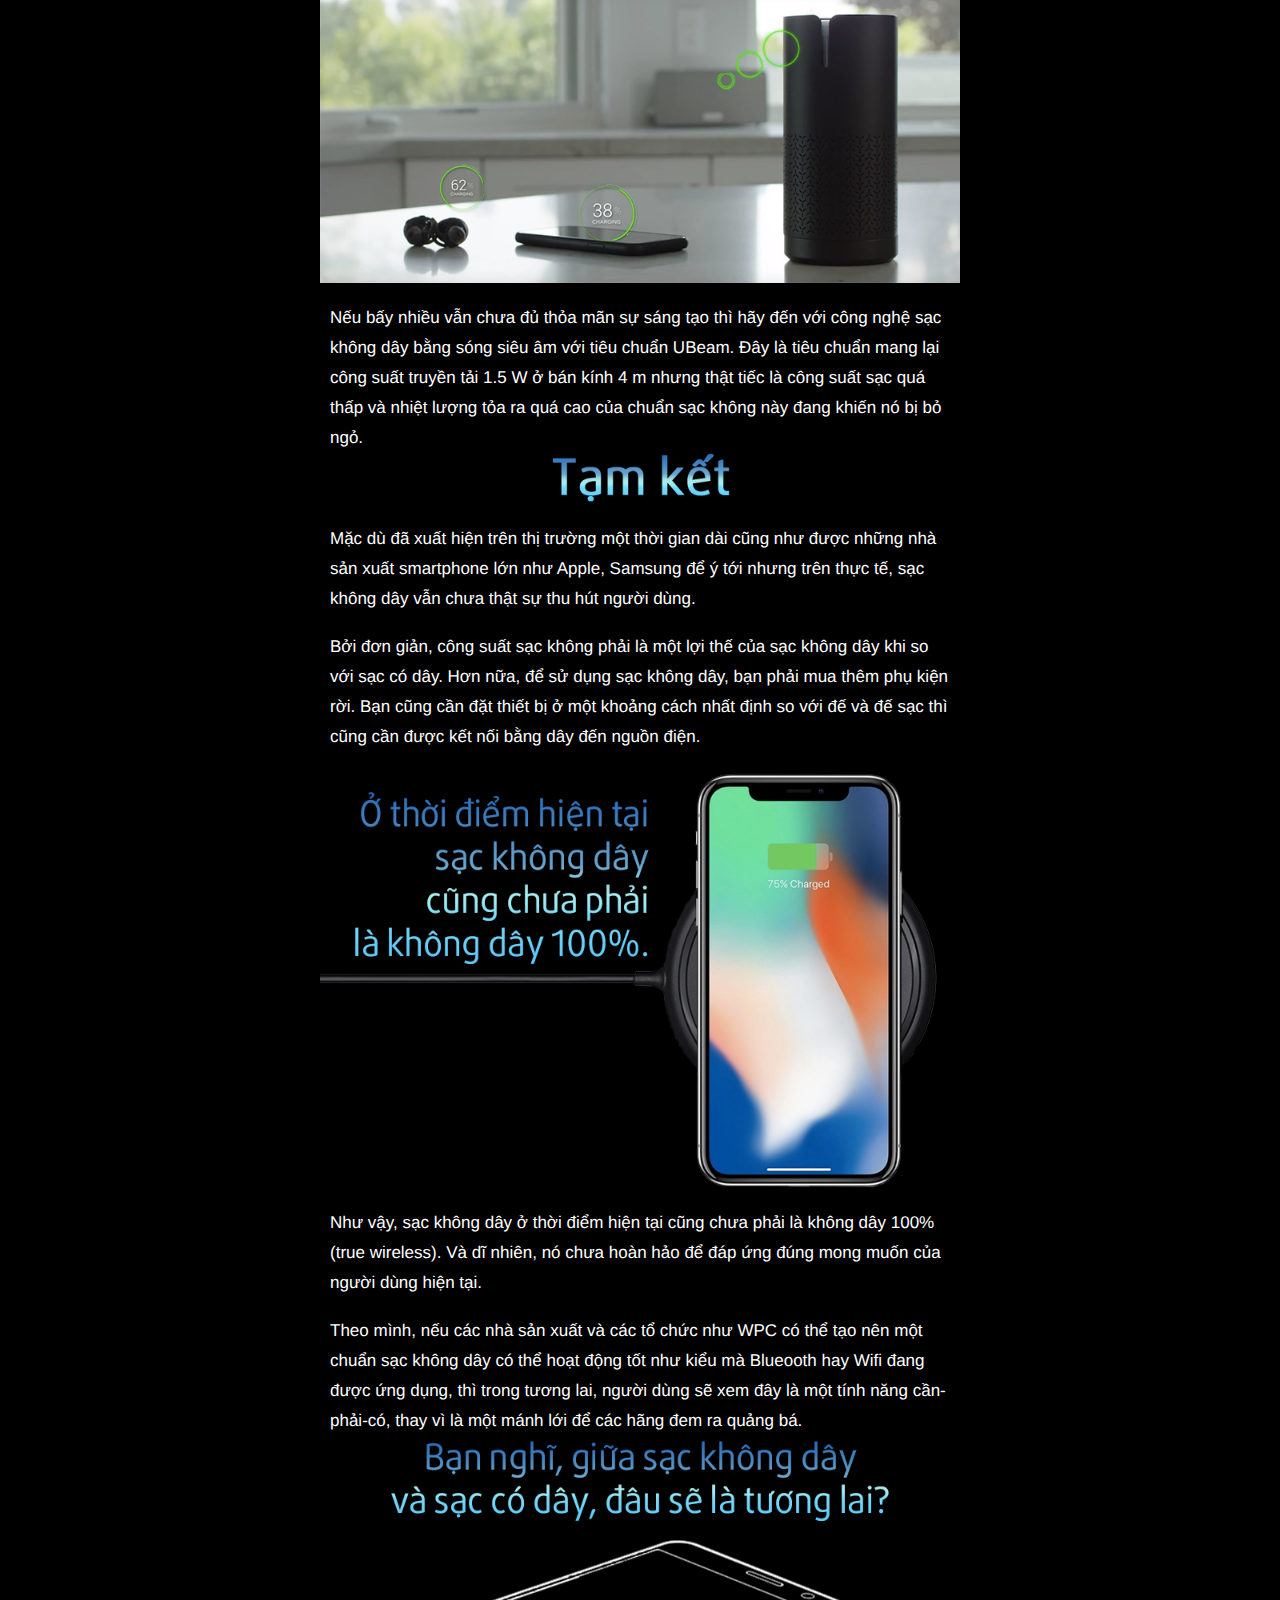
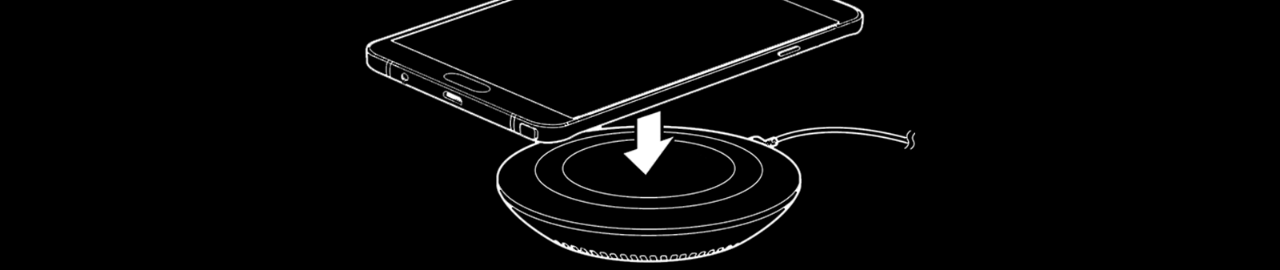
<file: MOBILE/index.html>
<!donuype html>
<html>
<head>
	<meta charset="utf-8">
	<meta name="viewport" content="width=device-width, height=device-height, initial-scale=1, maximum-scale=1, user-scalable=0" />
	<title>Thế giới di động</title>
	<link href="css/style.css" type="text/css" rel="stylesheet" media="screen">
	<link href="https://fonts.googleapis.com/css?family=Open+Sans" rel="stylesheet">
	<link href="https://fonts.googleapis.com/css?family=Arimo" rel="stylesheet">
</head>
<body>
	<div class="block-header">
		<img src="images/header.png"><br>
	</div>
	<div class="how-richkid">
		<div class="container del-marginbottom">
			<div class="img-fullscreen">
				<img src="images/img01.png">
			</div>
			<div class="outline">
				<img src="images/outline02.png">
			</div>
			<div class="img-fullscreen">
				<img src="images/img02.png">
			</div>
			<p>Hiện nay, đã có rất nhiều sản phẩm áp dụng công nghệ sạc không dây. Ví dụ như các mẫu smartphone đầu bảng của&nbsp;<a href="https://www.thegioididong.com/dtdd-samsung" target="_blank" title="Samsung" type="Samsung">Samsung</a>&nbsp;hay LG hỗ trợ cả chuẩn PMA và Qi, trong khi Apple lại cảm thấy chỉ cần tích hợp chuẩn Qi lên&nbsp;<a href="https://www.thegioididong.com/dtdd-apple-iphone" target="_blank" title="iPhone" type="iPhone">iPhone</a>&nbsp;là đủ.</p><br>
			<p>Bên cạnh đó cũng không ít những nhà sản xuất muốn đa dạng công nghệ trên thiết bị của họ bằng cách vừa tích hợp chuẩn sạc Qi kèm PMA, vừa áp dụng thêm phương thức sạc không dây cộng hưởng chung với sạc cảm ứng.</p><br>
			<p>Lấy ví dụ như&nbsp;các sản phẩm của NuCurrent hiện hỗ trợ Qi, PMA và cả A4WP. Đồng thời, họ còn công bố ăng-ten sạc cộng hưởng và cảm ứng 10W đầu tiên trên thế giới. Audi và Mercedes cũng là một trong những nhà sản xuất xe hơi đi đầu trong việc tích hợp các công nghệ sạc không dây tiên tiến nhất trên ô tô của họ.</p><br>
			<div class="img-fullscreen">
				<img src="images/img03.png">
			</div>
			<p>Song song đó, tổ chức WPC cũng đang mở rộng sạc không dây ở các công trình công cộng như quán cafe, nhà sách,... Nhờ vậy mà sau này, đi đến đâu, bạn cũng có thể dễ dàng sạc được smartphone của mình mà không bận tâm về vấn đề cáp sạc.</p><br>
			<p>Theo tờ&nbsp;<a rel="nofollow" href="https://www.digitaltrends.com/mobile/does-wireless-charging-degrade-your-battery-faster/" target="_blank" title="DigitalTrends" type="DigitalTrends">DigitalTrends</a>:&nbsp;<i>c không dây lại là một công nghệ cực kì hữu ích, và hơn hết những tin đồn về tác hại của công nghệ sạc này là không chính xác. Vì vậy, bạn có thể tiếp tục sử dụng và trải nghiệm mà không lo pin của điện thoại bị hỏng</i>.</p><br>
			<p>Xem thêm:&nbsp;<a href="https://www.thegioididong.com/tin-tuc/tinh-nang-sac-khong-day-co-anh-huong-den-pin-cua-dien-thoai-1094525" target="_blank" title="Tính năng sạc không dây có ảnh hưởng đến pin của điện thoại?" type="Tính năng sạc không dây có ảnh hưởng đến pin của điện thoại?">Tính năng sạc không dây có ảnh hưởng đến pin của điện thoại?</a></p><br>
			<div class="outline">
				<img src="images/outline03.png">
			</div>
			<p>Sau một thời gian dài các nhà sản xuất "vật lộn" để tìm ra một quy chuẩn sạc không dây chung, cuối cùng vào năm 2017, việc Apple ra mắt bộ đôi iPhone 8 và <a href="https://www.thegioididong.com/dtdd/iphone-x-64gb" target="_blank" title="Điện thoại iPhone X 64GB" type="Điện thoại iPhone X 64GB">iPhone X</a> với khả năng hỗ trợ chuẩn sạc Qi đã phần nào ảnh hưởng đến hướng đi chung cho cả làng công nghệ.</p><br>
			<p>Trước đó, thị trường khá là rối ren bởi có quá nhiều tiêu chuẩn liên quan đến sạc không dây. Đầu tiên có thể kể đến là chuẩn sạc Qi, một chuẩn sạc đến từ&nbsp;Wireless Power Consortium (WPC) hiện đang chiếm đến 90% thị phần.</p>
			<div class="img-fullscreen">
				<img src="images/img04.png">
			</div>
			<p>Sau đó có thể kể đến chuẩn PMA (Power Matters Alliance, hay còn gọi là Powermat) và&nbsp;A4WP (Alliance for Wireless Power, tên gọi mới của chuẩn Rezence)&nbsp;.</p><br>
			<p>Vào đầu năm 2018, các tổ chức đứng sau các chuẩn sạc này này đã sáp nhập, đặt dấu chấm hết cho sự phân mảnh tiêu chuẩn sạc không dây và gián tiếp xác nhận rằng: Qi là tiêu chuẩn chung, đang được các tổ chức và các hãng tập trung phát triển, cải tiến.</p>
			<div class="img-fullscreen">
				<img src="images/img05.png">
			</div>
			<p>Tuy nhiên cũng cần lưu ý rằng, việc sáp nhập không có nghĩa là các sản phẩm đã ra mắt (với những chuẩn khác Qi) không thể tiếp tục sử dụng. Ví dụ như trường hợp của&nbsp;Powermat, họ đã tung ra các bản cập nhật để những trụ sạc không dây ở Starbucks nay có thể hoạt động với cả thiết bị hỗ trợ chuẩn Qi thay vì chỉ PMA như ngày trước.</p><br>
			<p>Song song đó, chuẩn sạc cảm ứng không dây PMA AirFuel (là chuẩn do&nbsp;PMA kết hợp với A4WP tạo nên)&nbsp;vẫn được tiếp tục phát triển và được áp dụng trên một số sản phẩm của&nbsp;Powermat dù không thực sự phổ biến.</p><br>
			<div class="outline">
				<img src="images/outline04.png">
			</div>
			<div class="img-fullscreen">
				<img src="images/img06.png">
			</div>
			<p>Nếu ở phần tên gọi, chúng ta có khá nhiều cái tên như Qi, PMA hay là A4WP,&nbsp;PMA AirFuel,... làm dễ bị rối thì khi nói đến nguyên lý hoạt động, chỉ có 2 nhóm chính: Đó là sạc không dây ứng dụng cảm ứng điện từ và sạc không dây dùng cộng hưởng điện.</p><br>
			<p>Chẳng hạn như chuẩn sạc Qi, nó áp dụng nguyên lý của cảm ứng điện từ như sau: Sẽ có một cuộn dây sơ cấp đặt trong đế sạc và một cuộn dây thứ cấp đặt trong thiết bị (ví dụ như smartphone) và như vậy, 2 cuộn dây này tạo thành một máy biến áp điện.</p><br>
			<p>Khi bạn cắm nguồn và bật đế sạc, nguồn điện xoay chiều đi vào sẽ tạo nên một trường điện từ xung quanh cuộn sơ cấp. Lúc này, nếu bạn đặt thiết bị có chứa cuộn dây thứ cấp đến đủ gần (khoảng 45 mm) thì dòng điện này sẽ được chuyển sang cuộn thứ cấp và biến đổi thành dòng một chiều bởi mạch thu trên smartphone, quá trình sạc sẽ bắt đầu diễn ra.</p>
			<div class="img-fullscreen">
				<img src="images/img07.png">
			</div>
			<p>Trên thực tế, mặc dù ứng dụng cùng một phương thức như nhau nhưng chuẩn sạc Qi lại khác PMA ở tần số truyền và giao thức kết nối được sử dụng để giao tiếp với các thiết bị cũng như việc điều khiển quản lý năng lượng.</p><br>
			<p>Bên cạnh công nghệ sạc không dây cảm ứng thì cũng có một vài tiêu chuẩn như AirFuel ứng dụng công nghệ sạc cộng hưởng. Về cơ bản, công nghệ này vẫn sử dụng các cuộn dây đặt trong thiết bị, tuy nhiên nó đã được điều chỉnh tần số dao động giữa thiết bị thu - phát nên giúp truyền tải năng lượng ở khoảng cách xa hơn, lên đến vài inch (1 inch = 2.54 cm).</p><br>
			<p>Ngoài ra, công nghệ này cũng cho phép năng lượng có thể truyền tải theo bất kỳ hướng nào, miễn là nó nằm trong khoảng cách cho phép và có thể dùng để sạc nhiều thiết bị cùng lúc từ một cuộn sơ cấp duy nhất. Nhưng bù lại, cường độ năng lượng của sạc cộng hưởng sẽ thấp hơn so với sạc cảm ứng.</p>
			<div class="img-fullscreen">
				<img src="images/img08.png">
			</div>
			<p>Ở thời điểm hiện tại, chuẩn Qi 1.2 cũng hỗ trợ công nghệ sạc không dây cộng hưởng để sạc ở khoảng cách xa hơn, tầm 2.8 cm. Nhưng để đảm bảo sự tương thích ngược với các phiên bản Qi trước đó cũng như đảm bảo các giới hạn về an toàn điện, nhiệt độ, chất lượng tín hiệu điện truyền đi,... nên chỉ các hệ thống sạc được thiết kế cho mục đích sạc ở phạm vi xa mới thấy rõ được hiệu quả.</p><br>
			<div class="outline">
				<img src="images/outline05.png">
			</div>
			<p>Trong khi Wireless Power Consortium (WPC) đang là một tổ chức lớn, đứng sau nhiều sáng chế và sản phẩm sạc không dây theo quy chuẩn quen thuộc thì một số công ty nhỏ hơn hay các start-up trẻ cũng đang nảy ra nhiều ý tưởng mới lạ khác. Một trong số họ đang làm việc với AirFuel để nâng cấp, cho phép sạc không dây ở phạm vi rộng hơn.</p><br>
			<p>Còn nhớ tại CES 2016, Humavox là một hãng đã công bố công nghệ sạc không dây dựa vào công nghệ truyền tần số vô tuyến truờng gần (hiểu đơn giản là nó giống giống với NFC mà chúng ta hay sử dụng). Thay vì tích hợp các cuộn dây kim loại vào thiết bị thu - phát, công nghệ mới của Humavox sử dụng một mạch tích hợp nhỏ (IC) để xử lý và truyền tải điện năng.</p>
			<h3><iframe width="340" height="315" src="https://www.youtube.com/embed/1AE7tGKb3jo" frameborder="0" allow="accelerometer; autoplay; encrypted-media; gyroscope; picture-in-picture" allowfullscreen></iframe></h3>
			<p>Energous là một công ty khác có công nghệ dựa trên sóng vô tuyến, nó mang lại khả năng sạc không dây xa đến 15 feet (khoảng 4.57 m). Năm ngoái, công ty này cũng đã công bố một máy phát trung tâm khá đắt tiền, nó có khả năng cung cấp 5.5 W điện cho các thiết bị nhận trong bán kính hơn 1.5 m, hoặc công suất sẽ giảm còn 3.5 W ở bán kính hơn 3 m hay chỉ còn 1 W ở bán kính gần 5 m.</p>
			<div class="img-fullscreen">
				<img src="images/img09.png">
			</div>
			<p>Nếu bấy nhiều vẫn chưa đủ thỏa mãn sự sáng tạo thì hãy đến với công nghệ sạc không dây bằng sóng siêu âm với tiêu chuẩn UBeam. Đây là tiêu chuẩn mang lại công suất truyền tải 1.5 W ở bán kính 4 m nhưng thật tiếc là công suất sạc quá thấp và nhiệt lượng tỏa ra quá cao của chuẩn sạc không này đang khiến nó bị bỏ ngỏ.</p>
			<div class="outline">
				<img src="images/outline06.png">
			</div>
			<p>Mặc dù đã xuất hiện trên thị trường một thời gian dài cũng như được những nhà sản xuất smartphone lớn như Apple, Samsung để ý tới nhưng trên thực tế, sạc không dây vẫn chưa thật sự thu hút người dùng.</p><br>
			<p>Bởi đơn giản, công suất sạc không phải là một lợi thế của sạc không dây khi so với sạc có dây. Hơn nữa, để sử dụng sạc không dây, bạn phải mua thêm phụ kiện rời. Bạn cũng cần đặt thiết bị ở một khoảng cách nhất định so với đế và đế sạc thì cũng cần được kết nối bằng dây đến nguồn điện.</p>
			<div class="img-fullscreen">
				<img src="images/img10.png">
			</div>
			<p>Như vậy, sạc không dây ở thời điểm hiện tại cũng chưa phải là không dây 100% (true wireless). Và dĩ nhiên, nó chưa hoàn hảo để đáp ứng đúng mong muốn của người dùng hiện tại.</p><br>
			<p>Theo mình, nếu các nhà sản xuất và các tổ chức như WPC có thể tạo nên một chuẩn sạc không dây có thể hoạt động tốt như kiểu mà Blueooth hay Wifi đang được ứng dụng, thì trong tương lai, người dùng sẽ xem đây là một tính năng cần-phải-có, thay vì là một mánh lới để các hãng đem ra quảng bá.</p>
			<div class="img-fullscreen">
				<img style="margin: 0;" class="del-marginbottom"src="images/img11.png">
			</div>
		</div>
	</div>
</div>
</body>
</file>
<file: DESKTOP/css/style.css>
* {
    margin: 0;
    padding: 0;
}

img {
    border: 0;
    display: block;
}

a {
    /*text-decoration: none;*/
}

ul, ol {
    /*list-style: none;*/
    list-style: inside;
}

.clr {
    clear: both;
}

body, input, button, option, textarea, label, select, legend, h1, h2, h3, h4, h5, h6, h1 a, h2 a, h3 a, h4 a, h5 a, h6 a {
    font: 14px/18px Arial, Helvetica, sans-serif;
    color: #333;
    outline: none;
}

p {
    -webkit-margin-before: 0;
    -webkit-margin-after: 0;
    -webkit-margin-start: 0;
    -webkit-margin-end: 0;
    text-rendering: geometricPrecision;
}
input[type=text], input[type=tel], textarea {
    -webkit-appearance: none;
}
p, ul{
    font-family: Helvetica;
    font-size: 17px !important;
    line-height: 30px !important;
}
body{
    background-color: black;
    color: white;
}

.font-bold{
    font-weight: bold;
}
body a:link{
    color: white;
    -webkit-text-fill-color: white;
    font-weight: bold;

}
.background-white a:link{
    color: black;
    -webkit-text-fill-color: black;
}
.block-header img{
    width: 100%;
}
.container{
    max-width: 657.16px;
    margin: 0 auto;
}
.column {
  float: left;
  width: 45%;
}
.column:nth-child(odd){
    margin-right: 5%;
}

.column:nth-child(even){
    margin-left: 5%;
}
.row:after {
  content: "";
  display: table;
  clear: both;
}
.column img{
    width: 360px;
}
.outline, .row, .img-content{
    margin-top: 20px;
    margin-bottom: 20px;
}
.img-notfull{
    margin-top: 20px;
    margin-bottom: 20px;
}
.outline img, .img-notfull img{
    display: block;
    margin: 0 auto;
}
.del-margin{
    margin: 0 !important;
}
.img-foot img{
    width: 100%;
    margin-top: 10px;
    display: block;
}
.full_screen{
    width: 100%;
    margin: 20px 0;
}
.block-first{
    /*margin-top: 40px;*/
}
</file>
<file: MOBILE/css/style.css>
* {
    margin: 0;
    padding: 0;
}

img {
    border: 0;
}

a {
    /*text-decoration: none;*/
}

ul, ol {
    /*list-style: none;*/
    list-style: inside;
}

.clr {
    clear: both;
}

body, input, button, option, textarea, label, select, legend, h1, h2, h3, h4, h5, h6, h1 a, h2 a, h3 a, h4 a, h5 a, h6 a {
    font: 14px/18px Arial, Helvetica, sans-serif;
    color: #333;
    outline: none;
}
p {
    -webkit-margin-before: 0;
    -webkit-margin-after: 0;
    -webkit-margin-start: 0;
    -webkit-margin-end: 0;
    text-rendering: geometricPrecision;
}
input[type=text], input[type=tel], textarea {
    -webkit-appearance: none;
}
body{
    background-color: black;
    color: white;
}
body a:link{
    color: white;
    font-weight: bold;
}
.wrapper-tt{
    font-family: 'Open Sans', sans-serif;
    width: 100%;
    max-width: 640px;
    display: block;
    margin: auto
}
[class^="icontt-"], [class*="icontt-"] {
    background-image:url(../images/iconsocial.png);
    background-repeat: no-repeat;
    display: inline-block;
    height: 72px;
    width: 72px;
    line-height: 30px;
    vertical-align: middle;
    background-size: 72px 256px;
}

.block-header img{
    width: 100%;
    max-width: 640px;
    display: block;
    margin: auto
}
.container{
    max-width: 640px;
    margin: 0 auto;
}

p, ul{
    padding: 0 10px;
    font-family: Helvetica;
    font-size: 17px;
    line-height: 30px !important;
}
iframe{
    display: block;
    margin: 0 auto;
}
.outline img {
    width: 100%;
}
.font-bold{
    font-weight: bold;
}
.img-fullscreen img{
    width: 100%;
}
.how-richkid .container, .combo-cheapkid .container, .combo-richkid .container{
    margin-bottom: 20px;
}

.del-marginbottom{
    margin-bottom: 0 !important;
}
.del-margintop{
    margin-top: 0 !important;
}
.how-richkid img, .combo-cheapkid img{
    margin-top: 20px;
    margin-bottom: 20px;
}
.outline img{
    margin-top: 0;   
}
</file>
